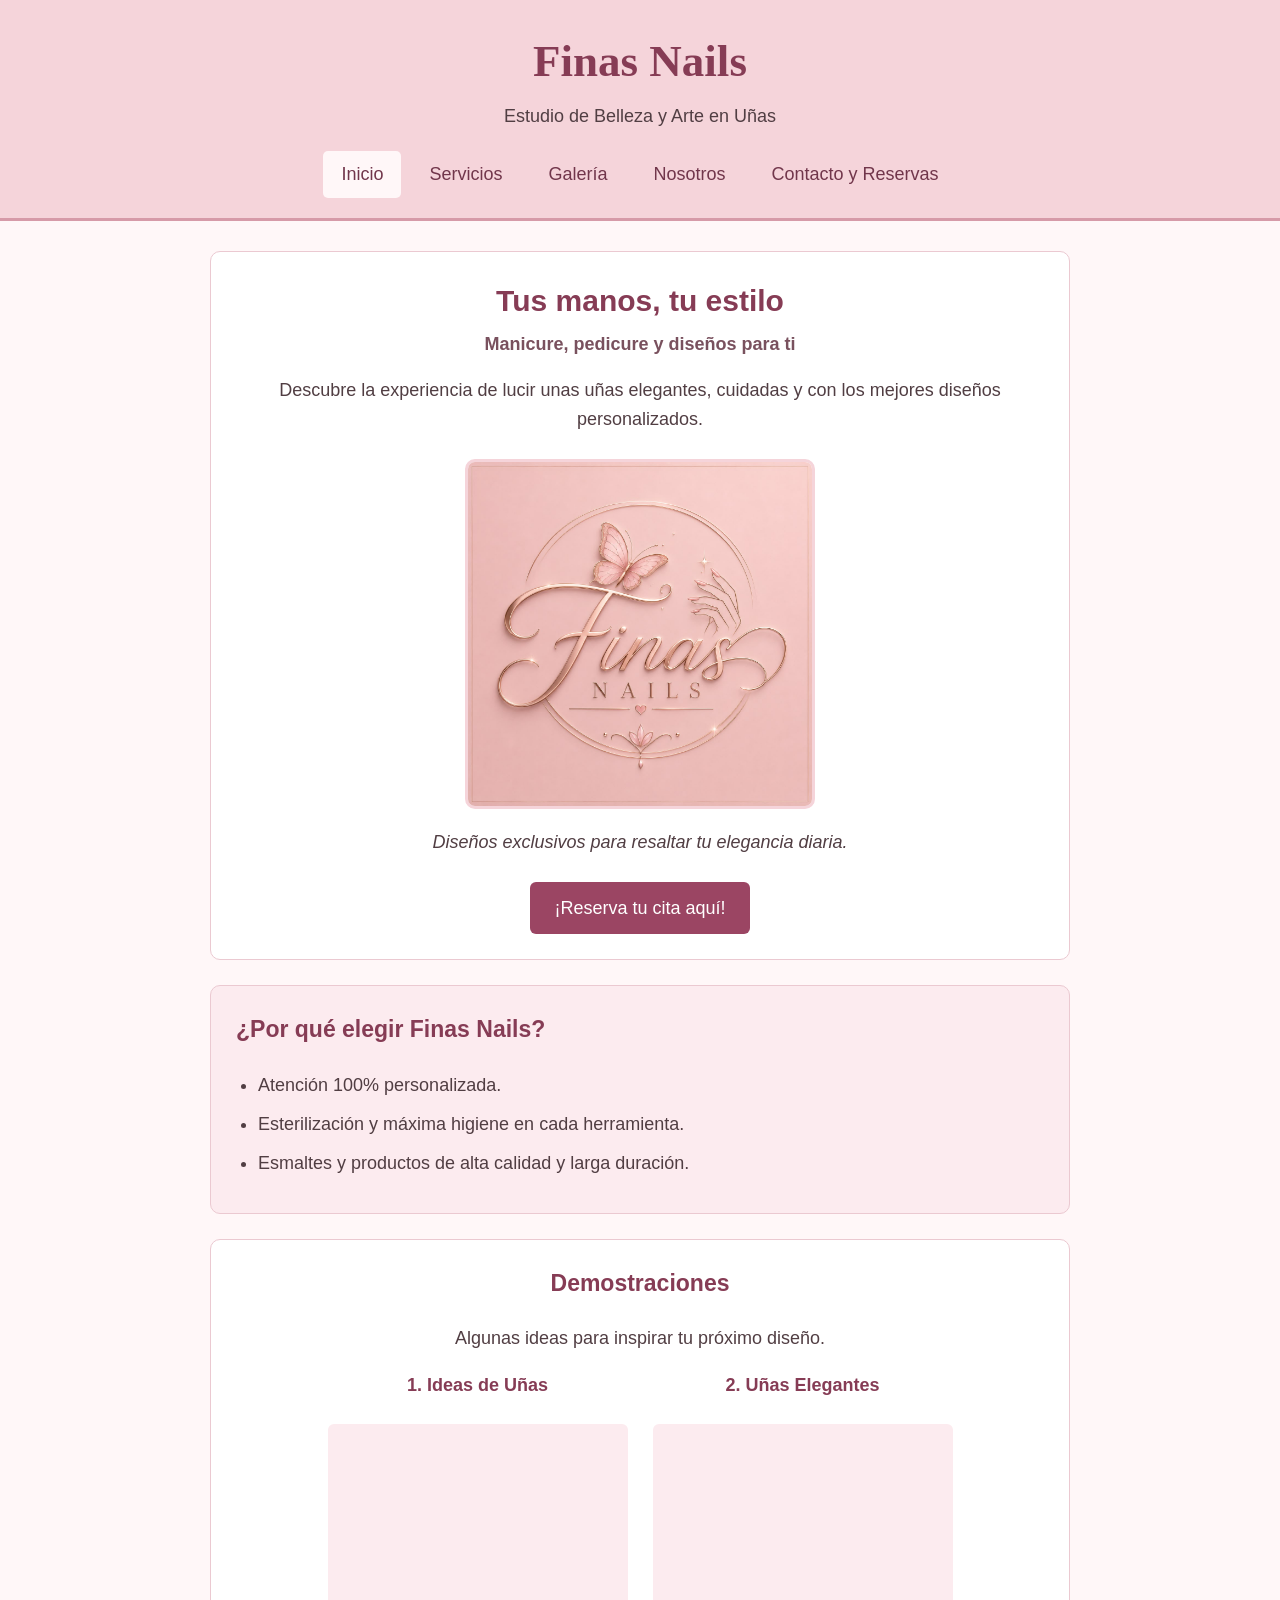
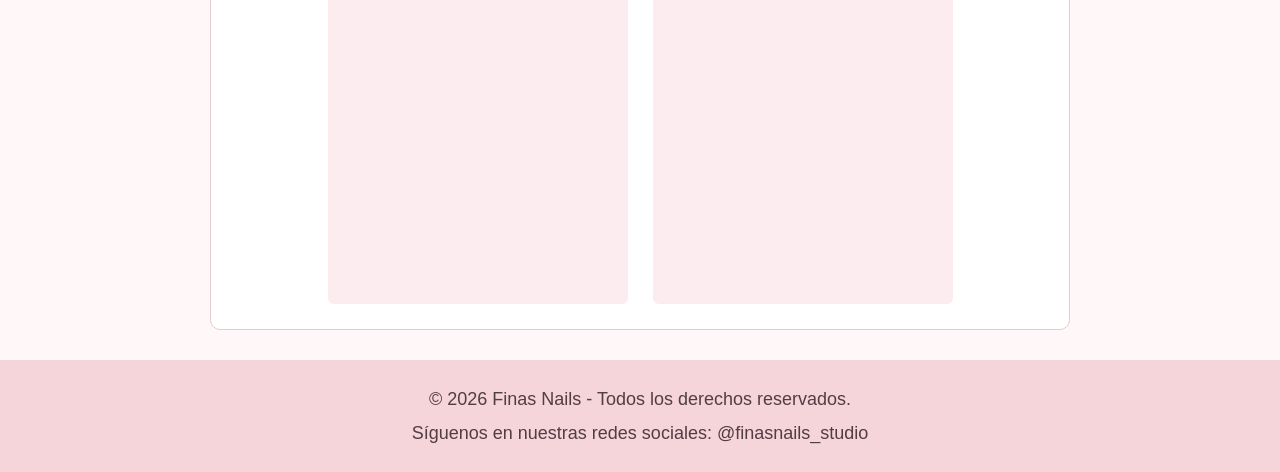
<file: index.html>
<!DOCTYPE html>
<html lang="es">
<head>
    <meta charset="UTF-8">
    <meta name="viewport" content="width=device-width, initial-scale=1.0">
    <title>Finas Nails - Estudio de Belleza</title>
    <!-- Variables compartidas, estilos de Inicio y encabezado común. -->
    <link rel="stylesheet" href="css/variables.css?v=4">
    <link rel="stylesheet" href="css/estilos.css?v=4">
    <link rel="stylesheet" href="css/cabecera.css?v=4">
    <script src="js/menu.js?v=4" defer></script>
</head>
<body>

    <!-- ENCABEZADO Y MENÚ DE NAVEGACIÓN -->
    <header>
        <h1>Finas Nails</h1>
        <p>Estudio de Belleza y Arte en Uñas</p>

        <!-- Navegación entre páginas del sitio web -->
        <button type="button" class="menu-boton" aria-controls="menu-principal" aria-expanded="false" hidden>
            <span aria-hidden="true" class="menu-icono"></span>
            Menú
        </button>
        <nav id="menu-principal" aria-label="Principal">
            <ul>
                <li><a href="index.html" class="activo" aria-current="page">Inicio</a></li>
                <li><a href="pages/servicios.html">Servicios</a></li>
                <li><a href="pages/galeria.html">Galería</a></li>
                <li><a href="pages/nosotros.html">Nosotros</a></li>
                <li><a href="pages/contacto.html">Contacto y Reservas</a></li>
            </ul>
        </nav>
    </header>

    <!-- SECCIÓN PRINCIPAL DE INICIO -->
    <main>
        <section id="inicio">
            <h2>Tus manos, tu estilo</h2>
            <p class="subtitulo">Manicure, pedicure y diseños para ti</p>
            <p>Descubre la experiencia de lucir unas uñas elegantes, cuidadas y con los mejores diseños personalizados.</p>

            <!-- Logo de Finas Nails desde tu carpeta local -->
            <figure>
                <img src="assets/img/logo.jpg" alt="Logo de Finas Nails Estudio" width="350">
                <figcaption>Diseños exclusivos para resaltar tu elegancia diaria.</figcaption>
            </figure>

            <!-- Un enlace puede verse como un botón usando CSS -->
            <a href="pages/contacto.html" class="boton">¡Reserva tu cita aquí!</a>
        </section>

        <section id="beneficios">
            <h3>¿Por qué elegir Finas Nails?</h3>
            <ul>
                <li>Atención 100% personalizada.</li>
                <li>Esterilización y máxima higiene en cada herramienta.</li>
                <li>Esmaltes y productos de alta calidad y larga duración.</li>
            </ul>
        </section>

        <!-- Los videos de YouTube se insertan directamente con iframe -->
        <section id="videos-demostracion">
            <h3>Demostraciones</h3>
            <p>Algunas ideas para inspirar tu próximo diseño.</p>

            <div class="lista-videos">
                <article>
                    <h4>1. Ideas de Uñas</h4>
                    <iframe src="https://www.youtube.com/embed/0MousjleGKw"
                        title="Ideas de uñas" loading="lazy"
                        referrerpolicy="strict-origin-when-cross-origin"
                        allow="accelerometer; autoplay; clipboard-write; encrypted-media; gyroscope; picture-in-picture; web-share"
                        allowfullscreen></iframe>
                </article>

                <article>
                    <h4>2. Uñas Elegantes</h4>
                    <iframe src="https://www.youtube.com/embed/U3oaVvcLwac"
                        title="Uñas elegantes y sencillas" loading="lazy"
                        referrerpolicy="strict-origin-when-cross-origin"
                        allow="accelerometer; autoplay; clipboard-write; encrypted-media; gyroscope; picture-in-picture; web-share"
                        allowfullscreen></iframe>
                </article>
            </div>
        </section>
    </main>

    <!-- PIE DE PÁGINA -->
    <footer>
        <p>&copy; 2026 Finas Nails - Todos los derechos reservados.</p>
        <p>Síguenos en nuestras redes sociales: @finasnails_studio</p>
    </footer>

</body>
</html>
</file>
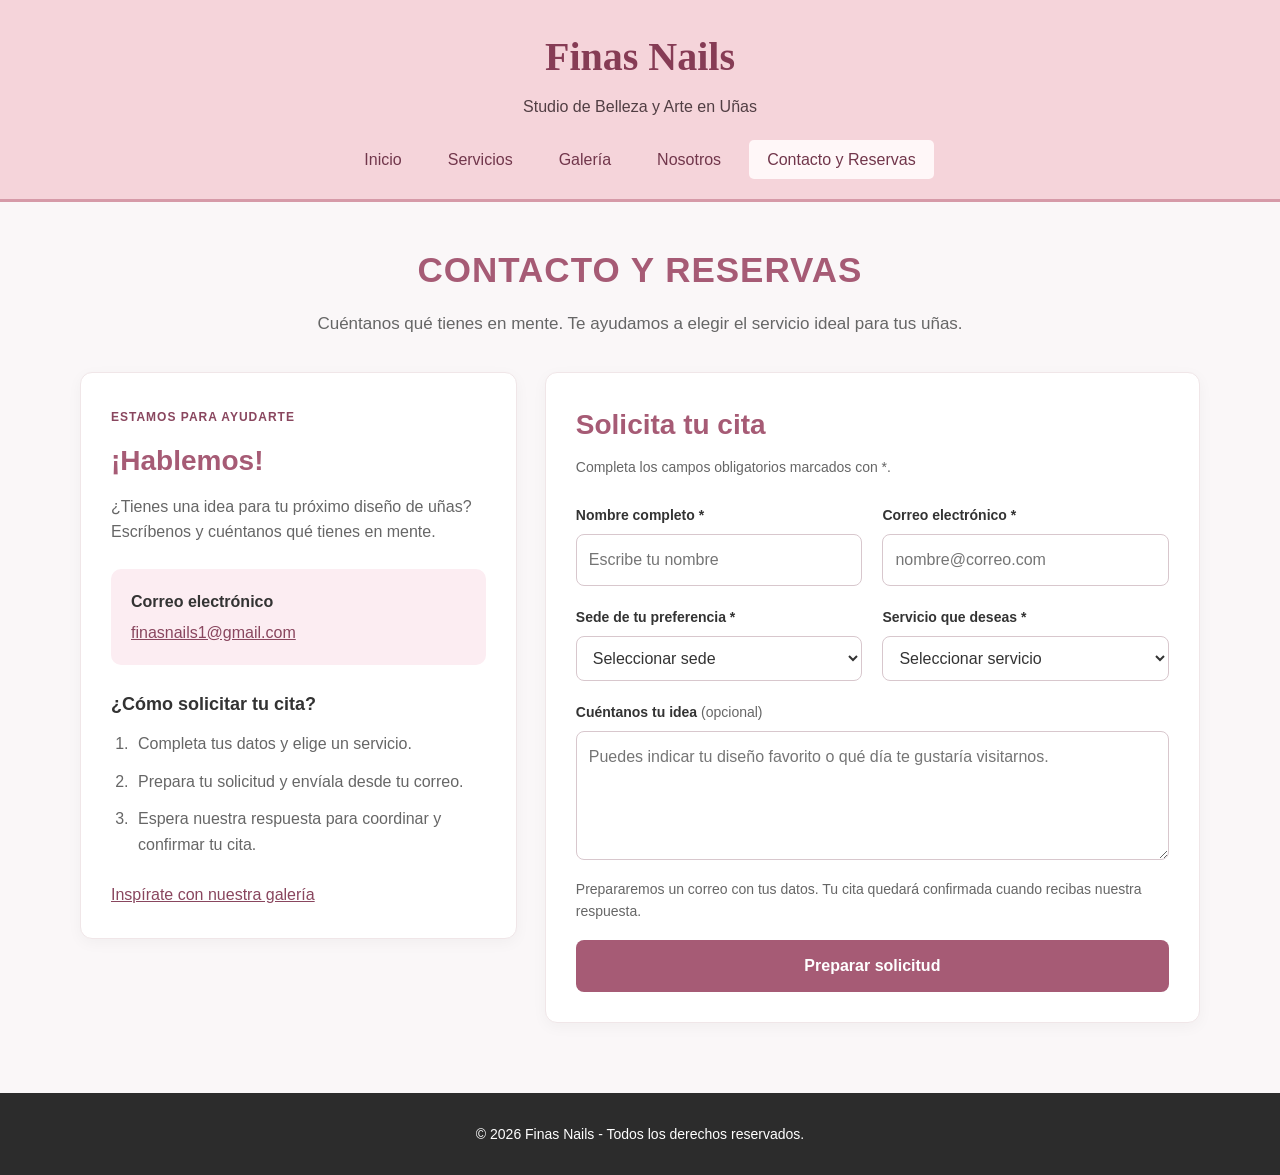
<file: contacto.html>
<!DOCTYPE html>
<html lang="es">
    <head>
        <meta charset="UTF-8">
        <meta name="viewport" content="width=device-width, initial-scale=1.0">
        <title>Finas Nails - Contacto y Reservas</title>
        <link rel="stylesheet" href="contacto.css">
        <link rel="stylesheet" href="cabecera.css?v=2">
        <script src="contacto.js" defer></script>
    </head>
    <body>

        <header>
            <h1>Finas Nails</h1>
            <p>Studio de Belleza y Arte en Uñas</p>
            <nav>
                <ul>
                    <li><a href="index.html">Inicio</a></li>
                    <li><a href="servicios.html">Servicios</a></li>
                    <li><a href="galeria.html">Galería</a></li>
                    <li><a href="nosotros.html">Nosotros</a></li>
                    <li><a href="contacto.html" class="activo" aria-current="page">Contacto y Reservas</a></li>
                </ul>
            </nav>
        </header>

        <main>
            <section class="presentacion">
                <h2>Contacto y Reservas</h2>
                <p>Cuéntanos qué tienes en mente. Te ayudamos a elegir el servicio ideal para tus uñas.</p>
            </section>

            <div class="contenido-contacto">
                <section class="contact-info">
                    <span class="etiqueta">ESTAMOS PARA AYUDARTE</span>
                    <h3>¡Hablemos!</h3>
                    <p>¿Tienes una idea para tu próximo diseño de uñas? Escríbenos y cuéntanos qué tienes en mente.</p>
                    <div class="correo-contacto">
                        <h4>Correo electrónico</h4>
                        <a href="mailto:finasnails1@gmail.com">finasnails1@gmail.com</a>
                    </div>
                    <div class="pasos">
                        <h4>¿Cómo solicitar tu cita?</h4>
                        <ol>
                            <li>Completa tus datos y elige un servicio.</li>
                            <li>Prepara tu solicitud y envíala desde tu correo.</li>
                            <li>Espera nuestra respuesta para coordinar y confirmar tu cita.</li>
                        </ol>
                    </div>
                    <a href="galeria.html" class="enlace-galeria">Inspírate con nuestra galería</a>
                </section>

                <section class="booking-form">
                    <form id="formulario-reserva">
                        <fieldset>
                            <legend>Solicita tu cita</legend>
                            <p class="introduccion-formulario">Completa los campos obligatorios marcados con *.</p>

                            <div class="campos">
                                <div class="campo">
                                    <label for="nombre">Nombre completo *</label>
                                    <input type="text" id="nombre" name="nombre" autocomplete="name" maxlength="100" placeholder="Escribe tu nombre" required>
                                </div>
                                <div class="campo">
                                    <label for="email">Correo electrónico *</label>
                                    <input type="email" id="email" name="email" autocomplete="email" maxlength="150" placeholder="nombre@correo.com" required>
                                </div>
                                <div class="campo">
                                    <label for="sede">Sede de tu preferencia *</label>
                                    <select id="sede" name="sede" required>
                                        <option value="">Seleccionar sede</option>
                                        <option value="Lima">Lima</option>
                                        <option value="Miraflores">Miraflores</option>
                                    </select>
                                </div>
                                <div class="campo">
                                    <label for="servicio">Servicio que deseas *</label>
                                    <select id="servicio" name="servicio" required>
                                        <option value="">Seleccionar servicio</option>
                                        <option value="gelish">Manicure Gelish</option>
                                        <option value="manicure">Manicure Rusa / Tradicional</option>
                                        <option value="acrilicas">Uñas Acrílicas</option>
                                        <option value="pedicure">Pedicure Completo / SPA</option>
                                        <option value="gel">Uñas en Gel / Soft Gel</option>
                                        <option value="nail-art">Nail Art Personalizado</option>
                                        <option value="retiro">Retiro de Uñas</option>
                                    </select>
                                </div>
                            </div>
                            <div class="campo mensaje">
                                <label for="mensaje">Cuéntanos tu idea <span>(opcional)</span></label>
                                <textarea id="mensaje" name="mensaje" rows="4" maxlength="1000" placeholder="Puedes indicar tu diseño favorito o qué día te gustaría visitarnos."></textarea>
                            </div>
                            <p class="nota">Prepararemos un correo con tus datos. Tu cita quedará confirmada cuando recibas nuestra respuesta.</p>
                            <button type="submit">Preparar solicitud</button>
                            <div id="resultado" class="resultado" role="status" hidden>
                                <p>Tu solicitud está lista. Abre tu aplicación de correo, revisa los datos y envíala para que podamos coordinar tu cita.</p>
                                <a id="enlace-correo" class="boton-correo">Abrir mi correo para enviar</a>
                            </div>
                            <noscript><p>Para solicitar tu cita, escríbenos a <a href="mailto:finasnails1@gmail.com">finasnails1@gmail.com</a> e indica tu nombre, sede y servicio.</p></noscript>
                        </fieldset>
                    </form>
                </section>
            </div>
        </main>

        <footer>
            <p>&copy; 2026 Finas Nails - Todos los derechos reservados.</p>
        </footer>

    </body>
</html>
</file>
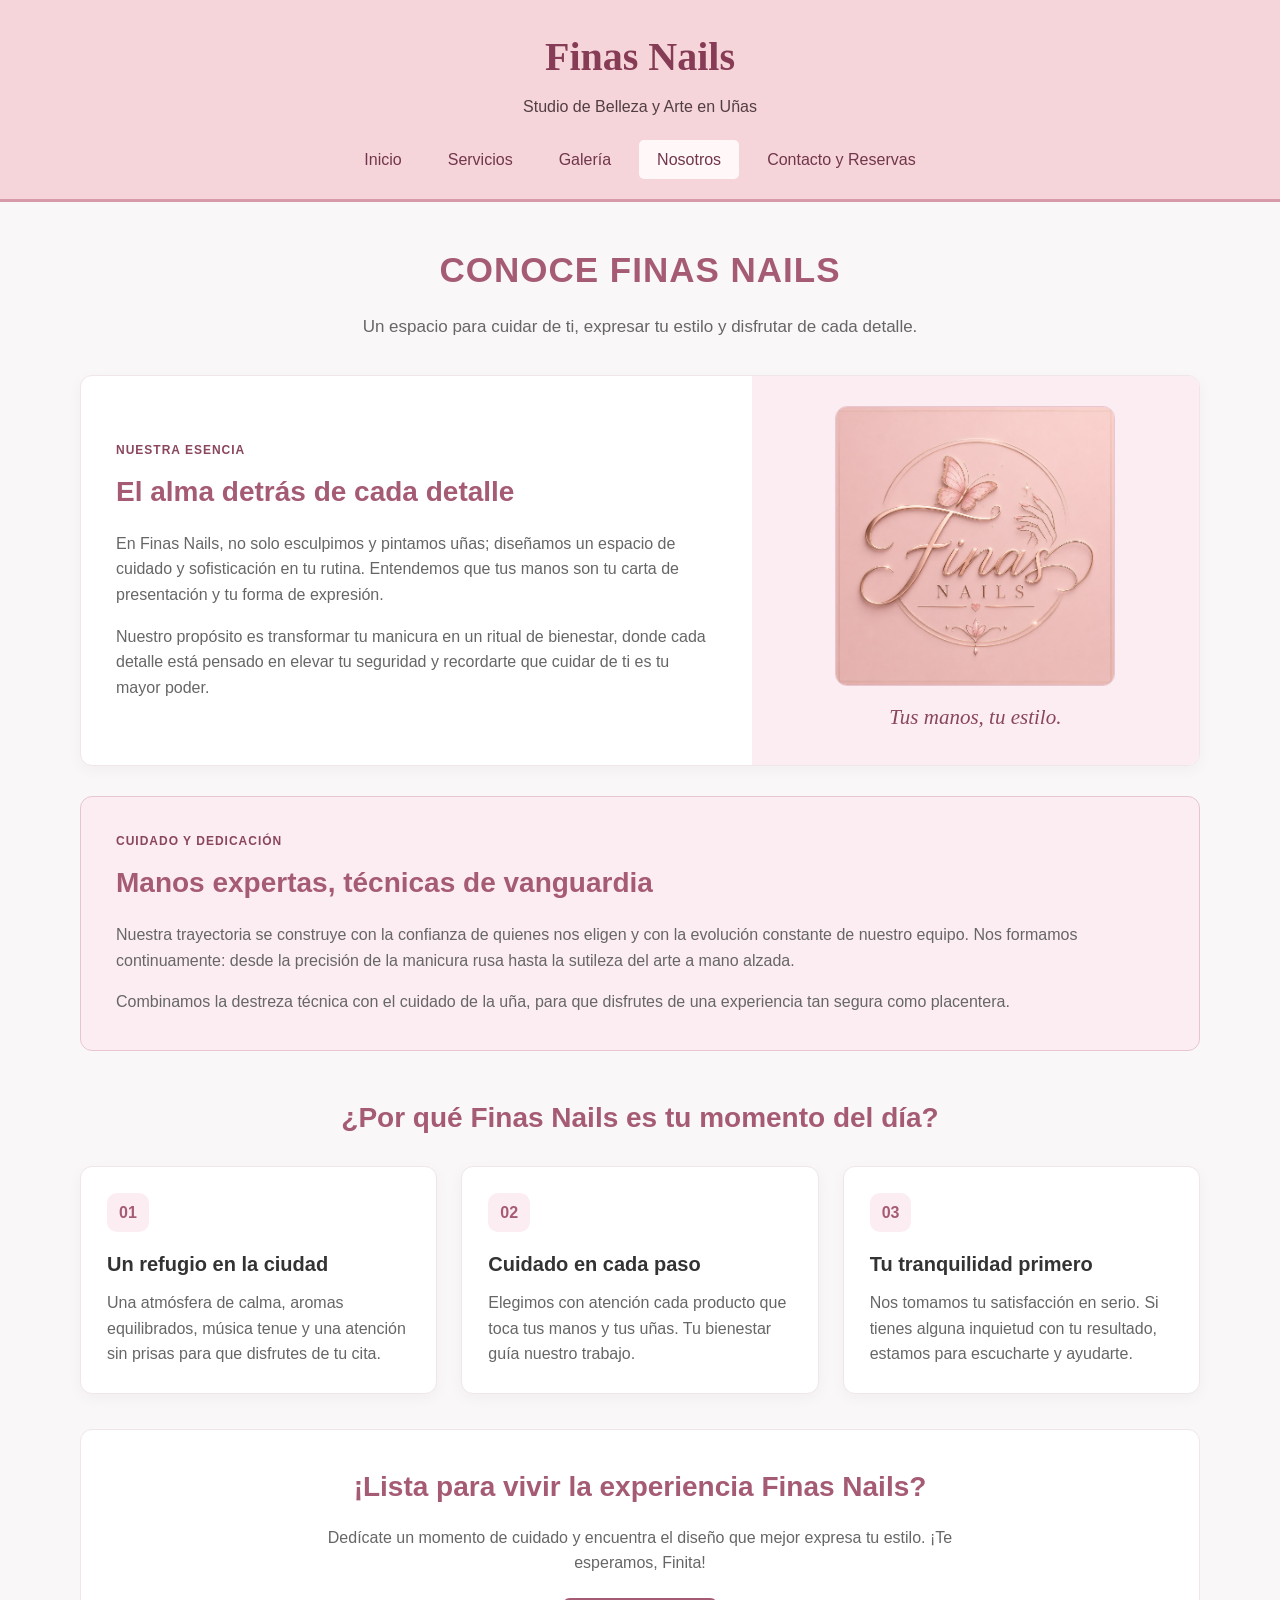
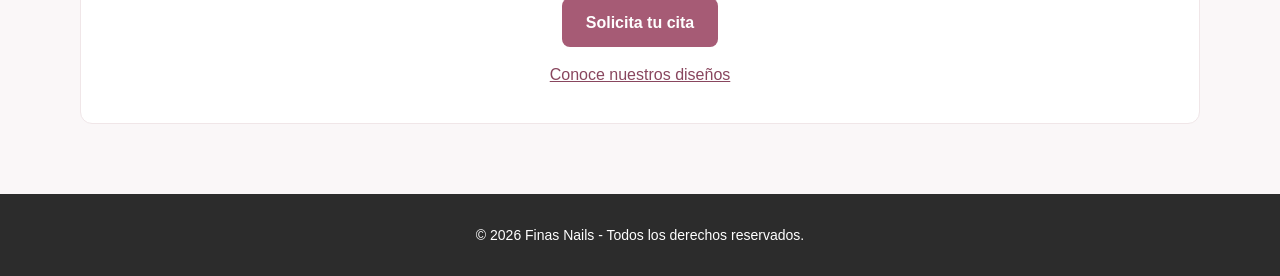
<file: nosotros.html>
<!DOCTYPE html>
<html lang="es">
<head>
    <meta charset="UTF-8">
    <meta name="viewport" content="width=device-width, initial-scale=1.0">
    <title>Finas Nails - Nosotros</title>
    <link rel="stylesheet" href="nosotros.css">
    <link rel="stylesheet" href="cabecera.css?v=2">
</head>
<body>

    <header>
        <h1>Finas Nails</h1>
        <p>Studio de Belleza y Arte en Uñas</p>
        <nav>
            <ul>
                <li><a href="index.html">Inicio</a></li>
                <li><a href="servicios.html">Servicios</a></li>
                <li><a href="galeria.html">Galería</a></li>
                <li><a href="nosotros.html" class="activo" aria-current="page">Nosotros</a></li>
                <li><a href="contacto.html">Contacto y Reservas</a></li>
            </ul>
        </nav>
    </header>

    <main>
        <section class="presentacion">
            <h2>Conoce Finas Nails</h2>
            <p>Un espacio para cuidar de ti, expresar tu estilo y disfrutar de cada detalle.</p>
        </section>

        <section class="historia">
            <div class="texto-historia">
                <span class="etiqueta">NUESTRA ESENCIA</span>
                <h2>El alma detrás de cada detalle</h2>
                <p>En Finas Nails, no solo esculpimos y pintamos uñas; diseñamos un espacio de cuidado y sofisticación en tu rutina. Entendemos que tus manos son tu carta de presentación y tu forma de expresión.</p>
                <p>Nuestro propósito es transformar tu manicura en un ritual de bienestar, donde cada detalle está pensado en elevar tu seguridad y recordarte que cuidar de ti es tu mayor poder.</p>
            </div>
            <figure class="logo-salon">
                <img src="logo.jpg" alt="Logo de Finas Nails Studio" width="280" height="280">
                <figcaption>Tus manos, tu estilo.</figcaption>
            </figure>
        </section>

        <section class="equipo">
            <span class="etiqueta">CUIDADO Y DEDICACIÓN</span>
            <h2>Manos expertas, técnicas de vanguardia</h2>
            <p>Nuestra trayectoria se construye con la confianza de quienes nos eligen y con la evolución constante de nuestro equipo. Nos formamos continuamente: desde la precisión de la manicura rusa hasta la sutileza del arte a mano alzada.</p>
            <p>Combinamos la destreza técnica con el cuidado de la uña, para que disfrutes de una experiencia tan segura como placentera.</p>
        </section>

        <!-- Tres tarjetas con los valores del salón. -->
        <section class="valores">
            <h2>¿Por qué Finas Nails es tu momento del día?</h2>
            <div class="lista-valores">
                <article class="tarjeta-valor">
                    <span class="numero" aria-hidden="true">01</span>
                    <h3>Un refugio en la ciudad</h3>
                    <p>Una atmósfera de calma, aromas equilibrados, música tenue y una atención sin prisas para que disfrutes de tu cita.</p>
                </article>
                <article class="tarjeta-valor">
                    <span class="numero" aria-hidden="true">02</span>
                    <h3>Cuidado en cada paso</h3>
                    <p>Elegimos con atención cada producto que toca tus manos y tus uñas. Tu bienestar guía nuestro trabajo.</p>
                </article>
                <article class="tarjeta-valor">
                    <span class="numero" aria-hidden="true">03</span>
                    <h3>Tu tranquilidad primero</h3>
                    <p>Nos tomamos tu satisfacción en serio. Si tienes alguna inquietud con tu resultado, estamos para escucharte y ayudarte.</p>
                </article>
            </div>
        </section>

        <section class="invitacion">
            <h2>¡Lista para vivir la experiencia Finas Nails?</h2>
            <p>Dedícate un momento de cuidado y encuentra el diseño que mejor expresa tu estilo. ¡Te esperamos, Finita!</p>
            <a href="contacto.html" class="boton">Solicita tu cita</a>
            <a href="galeria.html" class="enlace-galeria">Conoce nuestros diseños</a>
        </section>
    </main>

    <footer>
        <p>&copy; 2026 Finas Nails - Todos los derechos reservados.</p>
    </footer>

</body>
</html>
</file>
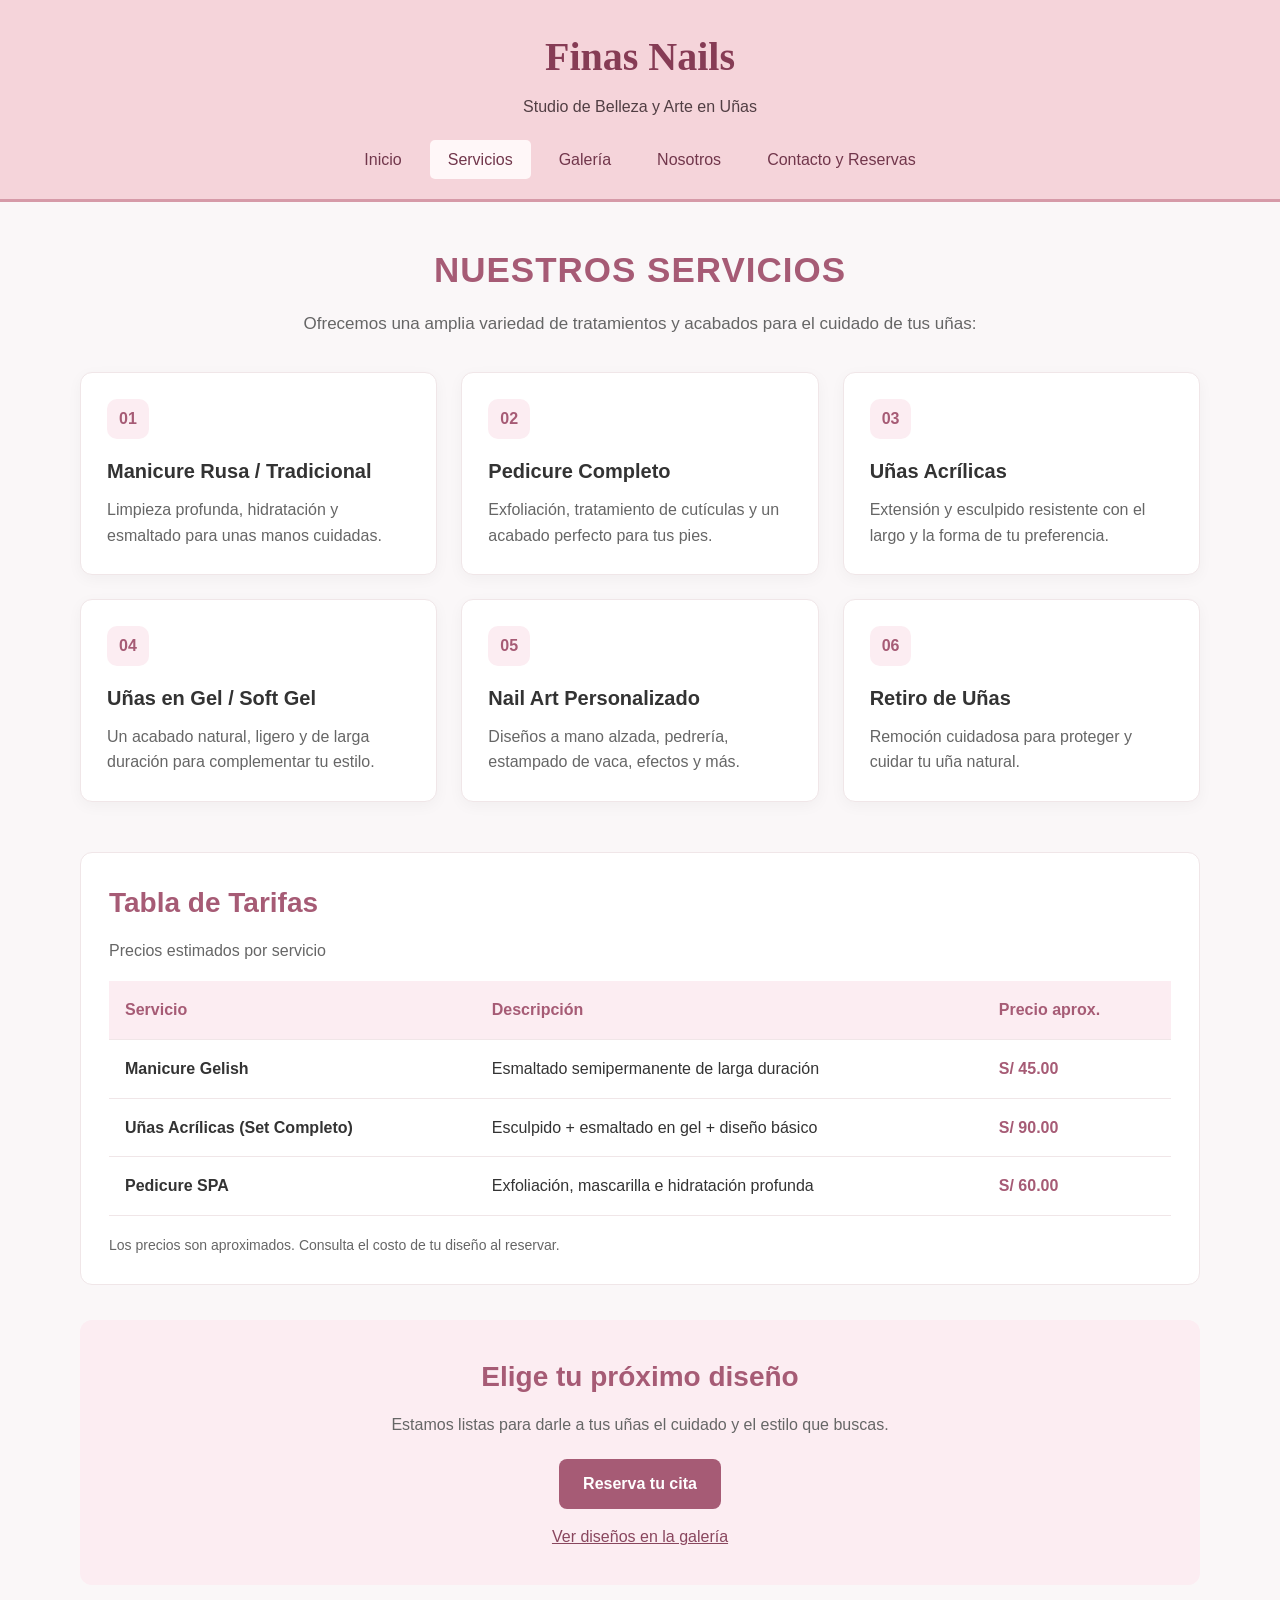
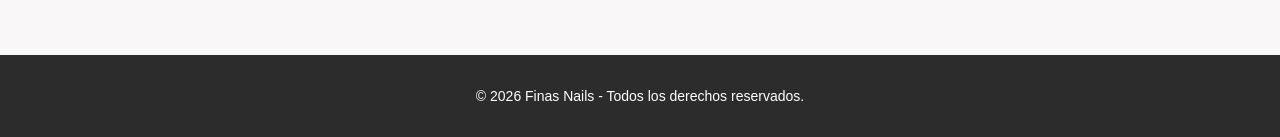
<file: servicios.html>
<!DOCTYPE html>
<html lang="es">
<head>
    <meta charset="UTF-8">
    <meta name="viewport" content="width=device-width, initial-scale=1.0">
    <title>Finas Nails - Servicios</title>
    <link rel="stylesheet" href="servicios.css">
    <link rel="stylesheet" href="cabecera.css?v=2">
</head>
<body>

    <header>
        <h1>Finas Nails</h1>
        <p>Studio de Belleza y Arte en Uñas</p>
        <nav>
            <ul>
                <li><a href="index.html">Inicio</a></li>
                <li><a href="servicios.html" class="activo" aria-current="page">Servicios</a></li>
                <li><a href="galeria.html">Galería</a></li>
                <li><a href="nosotros.html">Nosotros</a></li>
                <li><a href="contacto.html">Contacto y Reservas</a></li>
            </ul>
        </nav>
    </header>

    <main>
        <section id="servicios">
            <h2>Nuestros Servicios</h2>
            <p>Ofrecemos una amplia variedad de tratamientos y acabados para el cuidado de tus uñas:</p>

            <!-- Cada tarjeta presenta un servicio del salón. -->
            <div class="lista-servicios">
                <article class="tarjeta">
                    <span class="numero" aria-hidden="true">01</span>
                    <h3>Manicure Rusa / Tradicional</h3>
                    <p>Limpieza profunda, hidratación y esmaltado para unas manos cuidadas.</p>
                </article>
                <article class="tarjeta">
                    <span class="numero" aria-hidden="true">02</span>
                    <h3>Pedicure Completo</h3>
                    <p>Exfoliación, tratamiento de cutículas y un acabado perfecto para tus pies.</p>
                </article>
                <article class="tarjeta">
                    <span class="numero" aria-hidden="true">03</span>
                    <h3>Uñas Acrílicas</h3>
                    <p>Extensión y esculpido resistente con el largo y la forma de tu preferencia.</p>
                </article>
                <article class="tarjeta">
                    <span class="numero" aria-hidden="true">04</span>
                    <h3>Uñas en Gel / Soft Gel</h3>
                    <p>Un acabado natural, ligero y de larga duración para complementar tu estilo.</p>
                </article>
                <article class="tarjeta">
                    <span class="numero" aria-hidden="true">05</span>
                    <h3>Nail Art Personalizado</h3>
                    <p>Diseños a mano alzada, pedrería, estampado de vaca, efectos y más.</p>
                </article>
                <article class="tarjeta">
                    <span class="numero" aria-hidden="true">06</span>
                    <h3>Retiro de Uñas</h3>
                    <p>Remoción cuidadosa para proteger y cuidar tu uña natural.</p>
                </article>
            </div>
        </section>

        <section id="tarifas">
            <h2>Tabla de Tarifas</h2>
            <!-- En pantallas pequeñas, la tabla se puede deslizar a los lados. -->
            <div class="tabla-contenedor" tabindex="0" role="region" aria-label="Tarifas de servicios">
            <table>
                <caption>Precios estimados por servicio</caption>
                <thead>
                    <tr>
                        <th scope="col">Servicio</th>
                        <th scope="col">Descripción</th>
                        <th scope="col">Precio aprox.</th>
                    </tr>
                </thead>
                <tbody>
                    <tr>
                        <td><strong>Manicure Gelish</strong></td>
                        <td>Esmaltado semipermanente de larga duración</td>
                        <td>S/ 45.00</td>
                    </tr>
                    <tr>
                        <td><strong>Uñas Acrílicas (Set Completo)</strong></td>
                        <td>Esculpido + esmaltado en gel + diseño básico</td>
                        <td>S/ 90.00</td>
                    </tr>
                    <tr>
                        <td><strong>Pedicure SPA</strong></td>
                        <td>Exfoliación, mascarilla e hidratación profunda</td>
                        <td>S/ 60.00</td>
                    </tr>
                </tbody>
            </table>
            </div>
            <p class="nota">Los precios son aproximados. Consulta el costo de tu diseño al reservar.</p>
        </section>

        <section id="reserva">
            <h2>Elige tu próximo diseño</h2>
            <p>Estamos listas para darle a tus uñas el cuidado y el estilo que buscas.</p>
            <a href="contacto.html" class="boton">Reserva tu cita</a>
            <a href="galeria.html" class="enlace-galeria">Ver diseños en la galería</a>
        </section>
    </main>


    <footer>
        <p>&copy; 2026 Finas Nails - Todos los derechos reservados.</p>
    </footer>

</body>
</html>
</file>
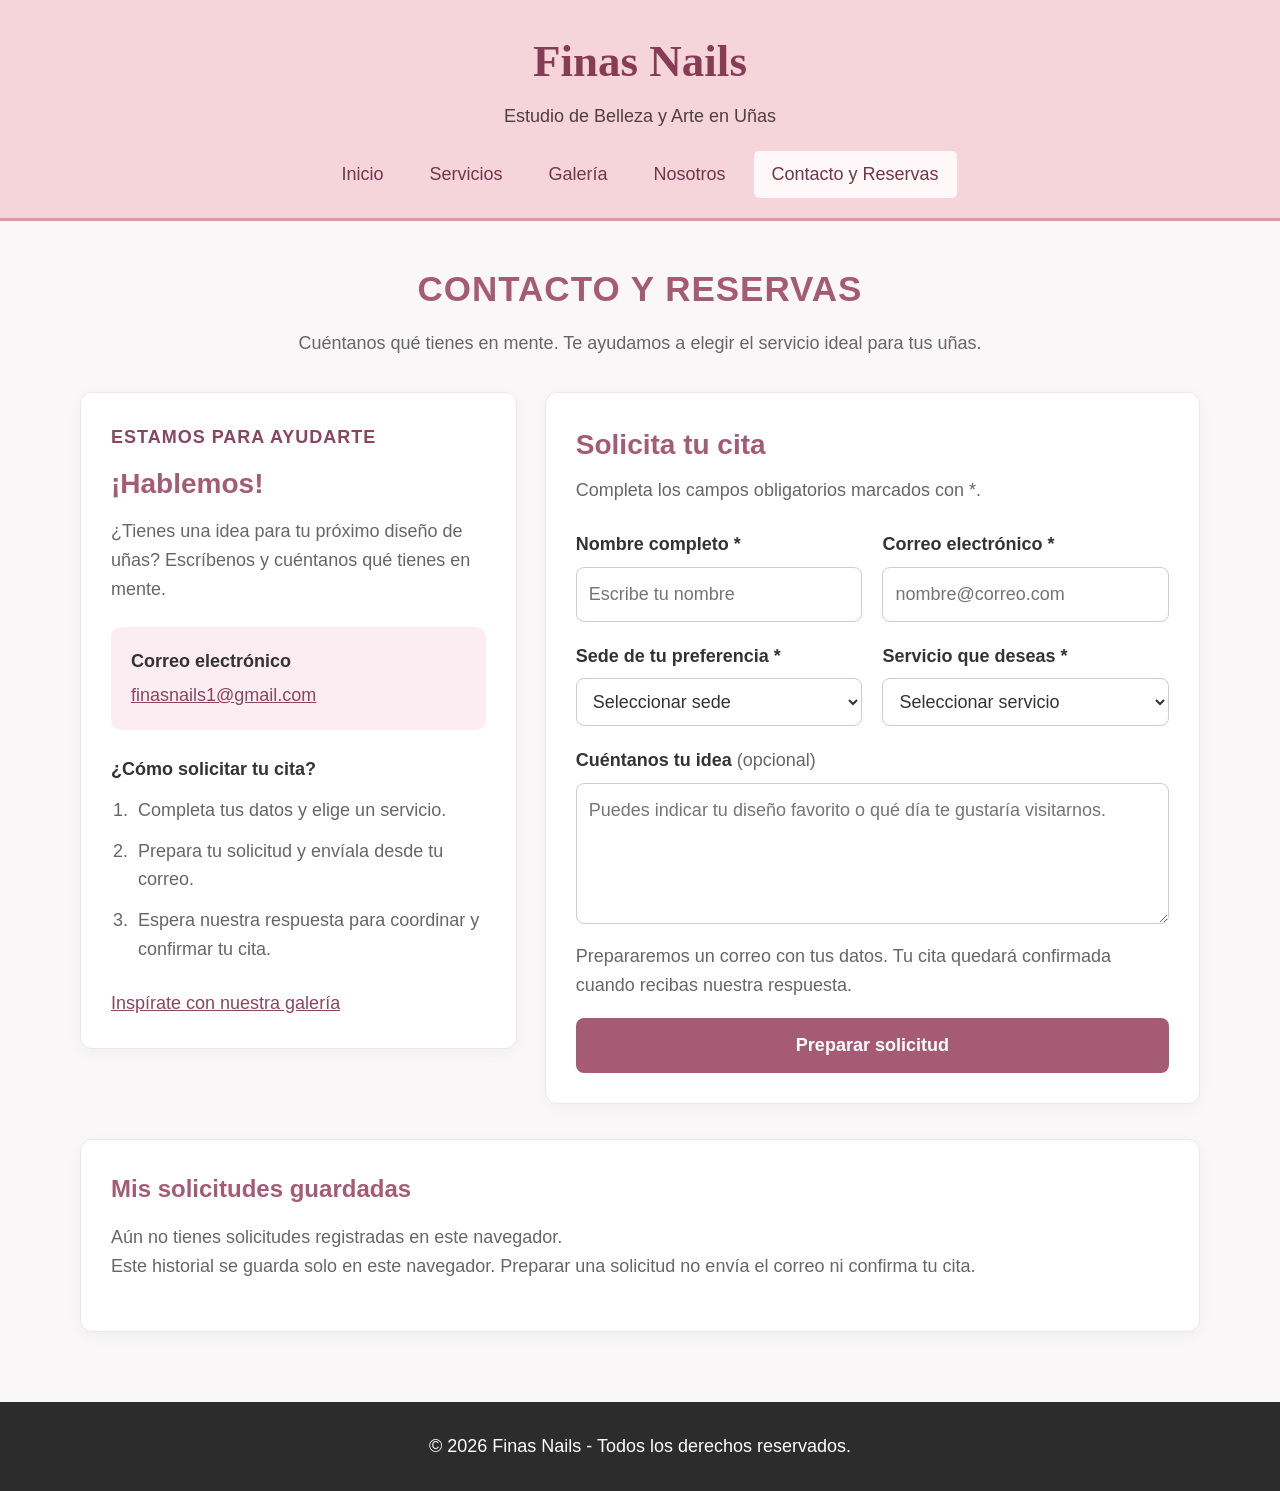
<file: pages/contacto.html>
<!DOCTYPE html>
<html lang="es">
    <head>
        <meta charset="UTF-8">
        <meta name="viewport" content="width=device-width, initial-scale=1.0">
        <title>Finas Nails - Contacto y Reservas</title>
        <link rel="stylesheet" href="../css/variables.css?v=4">
        <link rel="stylesheet" href="../css/contacto.css?v=4">
        <link rel="stylesheet" href="../css/cabecera.css?v=4">
        <script src="../js/menu.js?v=4" defer></script>
        <script src="../js/contacto.js?v=4" defer></script>
    </head>
    <body>

        <header>
            <h1>Finas Nails</h1>
            <p>Estudio de Belleza y Arte en Uñas</p>
            <button type="button" class="menu-boton" aria-controls="menu-principal" aria-expanded="false" hidden>
                <span aria-hidden="true" class="menu-icono"></span>
                Menú
            </button>
            <nav id="menu-principal" aria-label="Principal">
                <ul>
                    <li><a href="../index.html">Inicio</a></li>
                    <li><a href="servicios.html">Servicios</a></li>
                    <li><a href="galeria.html">Galería</a></li>
                    <li><a href="nosotros.html">Nosotros</a></li>
                    <li><a href="contacto.html" class="activo" aria-current="page">Contacto y Reservas</a></li>
                </ul>
            </nav>
        </header>

        <main>
            <section class="presentacion">
                <h2>Contacto y Reservas</h2>
                <p>Cuéntanos qué tienes en mente. Te ayudamos a elegir el servicio ideal para tus uñas.</p>
            </section>

            <div class="contenido-contacto">
                <section class="contact-info">
                    <span class="etiqueta">ESTAMOS PARA AYUDARTE</span>
                    <h3>¡Hablemos!</h3>
                    <p>¿Tienes una idea para tu próximo diseño de uñas? Escríbenos y cuéntanos qué tienes en mente.</p>
                    <div class="correo-contacto">
                        <h4>Correo electrónico</h4>
                        <a href="mailto:finasnails1@gmail.com">finasnails1@gmail.com</a>
                    </div>
                    <div class="pasos">
                        <h4>¿Cómo solicitar tu cita?</h4>
                        <ol>
                            <li>Completa tus datos y elige un servicio.</li>
                            <li>Prepara tu solicitud y envíala desde tu correo.</li>
                            <li>Espera nuestra respuesta para coordinar y confirmar tu cita.</li>
                        </ol>
                    </div>
                    <a href="galeria.html" class="enlace-galeria">Inspírate con nuestra galería</a>
                </section>

                <section class="booking-form">
                    <form id="formulario-reserva">
                        <fieldset>
                            <legend>Solicita tu cita</legend>
                            <p class="introduccion-formulario">Completa los campos obligatorios marcados con *.</p>

                            <div class="campos">
                                <div class="campo">
                                    <label for="nombre">Nombre completo *</label>
                                    <input type="text" id="nombre" name="nombre" autocomplete="name" maxlength="100" placeholder="Escribe tu nombre" required>
                                </div>
                                <div class="campo">
                                    <label for="email">Correo electrónico *</label>
                                    <input type="email" id="email" name="email" autocomplete="email" maxlength="150" placeholder="nombre@correo.com" required>
                                </div>
                                <div class="campo">
                                    <label for="sede">Sede de tu preferencia *</label>
                                    <select id="sede" name="sede" required>
                                        <option value="">Seleccionar sede</option>
                                        <option value="Lima">Lima</option>
                                        <option value="Miraflores">Miraflores</option>
                                    </select>
                                </div>
                                <div class="campo">
                                    <label for="servicio">Servicio que deseas *</label>
                                    <select id="servicio" name="servicio" required>
                                        <option value="">Seleccionar servicio</option>
                                        <option value="gelish">Manicure Gelish</option>
                                        <option value="manicure">Manicure Rusa / Tradicional</option>
                                        <option value="acrilicas">Uñas Acrílicas</option>
                                        <option value="pedicure">Pedicure Completo / SPA</option>
                                        <option value="gel">Uñas en Gel / Soft Gel</option>
                                        <option value="nail-art">Nail Art Personalizado</option>
                                        <option value="retiro">Retiro de Uñas</option>
                                    </select>
                                </div>
                            </div>
                            <div class="campo mensaje">
                                <label for="mensaje">Cuéntanos tu idea <span>(opcional)</span></label>
                                <textarea id="mensaje" name="mensaje" rows="4" maxlength="1000" placeholder="Puedes indicar tu diseño favorito o qué día te gustaría visitarnos."></textarea>
                            </div>
                            <p class="nota">Prepararemos un correo con tus datos. Tu cita quedará confirmada cuando recibas nuestra respuesta.</p>
                            <button type="submit">Preparar solicitud</button>
                            <div id="resultado" class="resultado" role="status" hidden>
                                <p>Tu solicitud está lista. Abre tu aplicación de correo, revisa los datos y envíala para que podamos coordinar tu cita.</p>
                                <a id="enlace-correo" class="boton-correo">Abrir mi correo para enviar</a>
                            </div>
                            <noscript><p>Para solicitar tu cita, escríbenos a <a href="mailto:finasnails1@gmail.com">finasnails1@gmail.com</a> e indica tu nombre, sede y servicio.</p></noscript>
                        </fieldset>
                    </form>
                </section>
            </div>

            <!-- NUEVA SECCIÓN PARA MOSTRAR LAS CITAS GUARDADAS CON LOCALSTORAGE -->
            <section class="historial-citas" aria-labelledby="titulo-historial">
                <div class="historial-cabecera">
                    <h2 id="titulo-historial">Mis solicitudes guardadas</h2>
                    <button type="button" id="btn-limpiar-historial" class="btn-secundario" hidden>
                        Limpiar historial
                    </button>
                </div>
                <p id="mensaje-vacio" class="texto-ayuda">
                    Aún no tienes solicitudes registradas en este navegador.
                </p>
                <p class="texto-ayuda">Este historial se guarda solo en este navegador. Preparar una solicitud no envía el correo ni confirma tu cita.</p>
                <p id="aviso-almacenamiento" class="texto-ayuda" role="status" hidden></p>
                <div id="lista-solicitudes" class="grid-solicitudes"></div>
            </section>
        </main>

        <footer>
            <p>&copy; 2026 Finas Nails - Todos los derechos reservados.</p>
        </footer>

    </body>
</html>
</file>
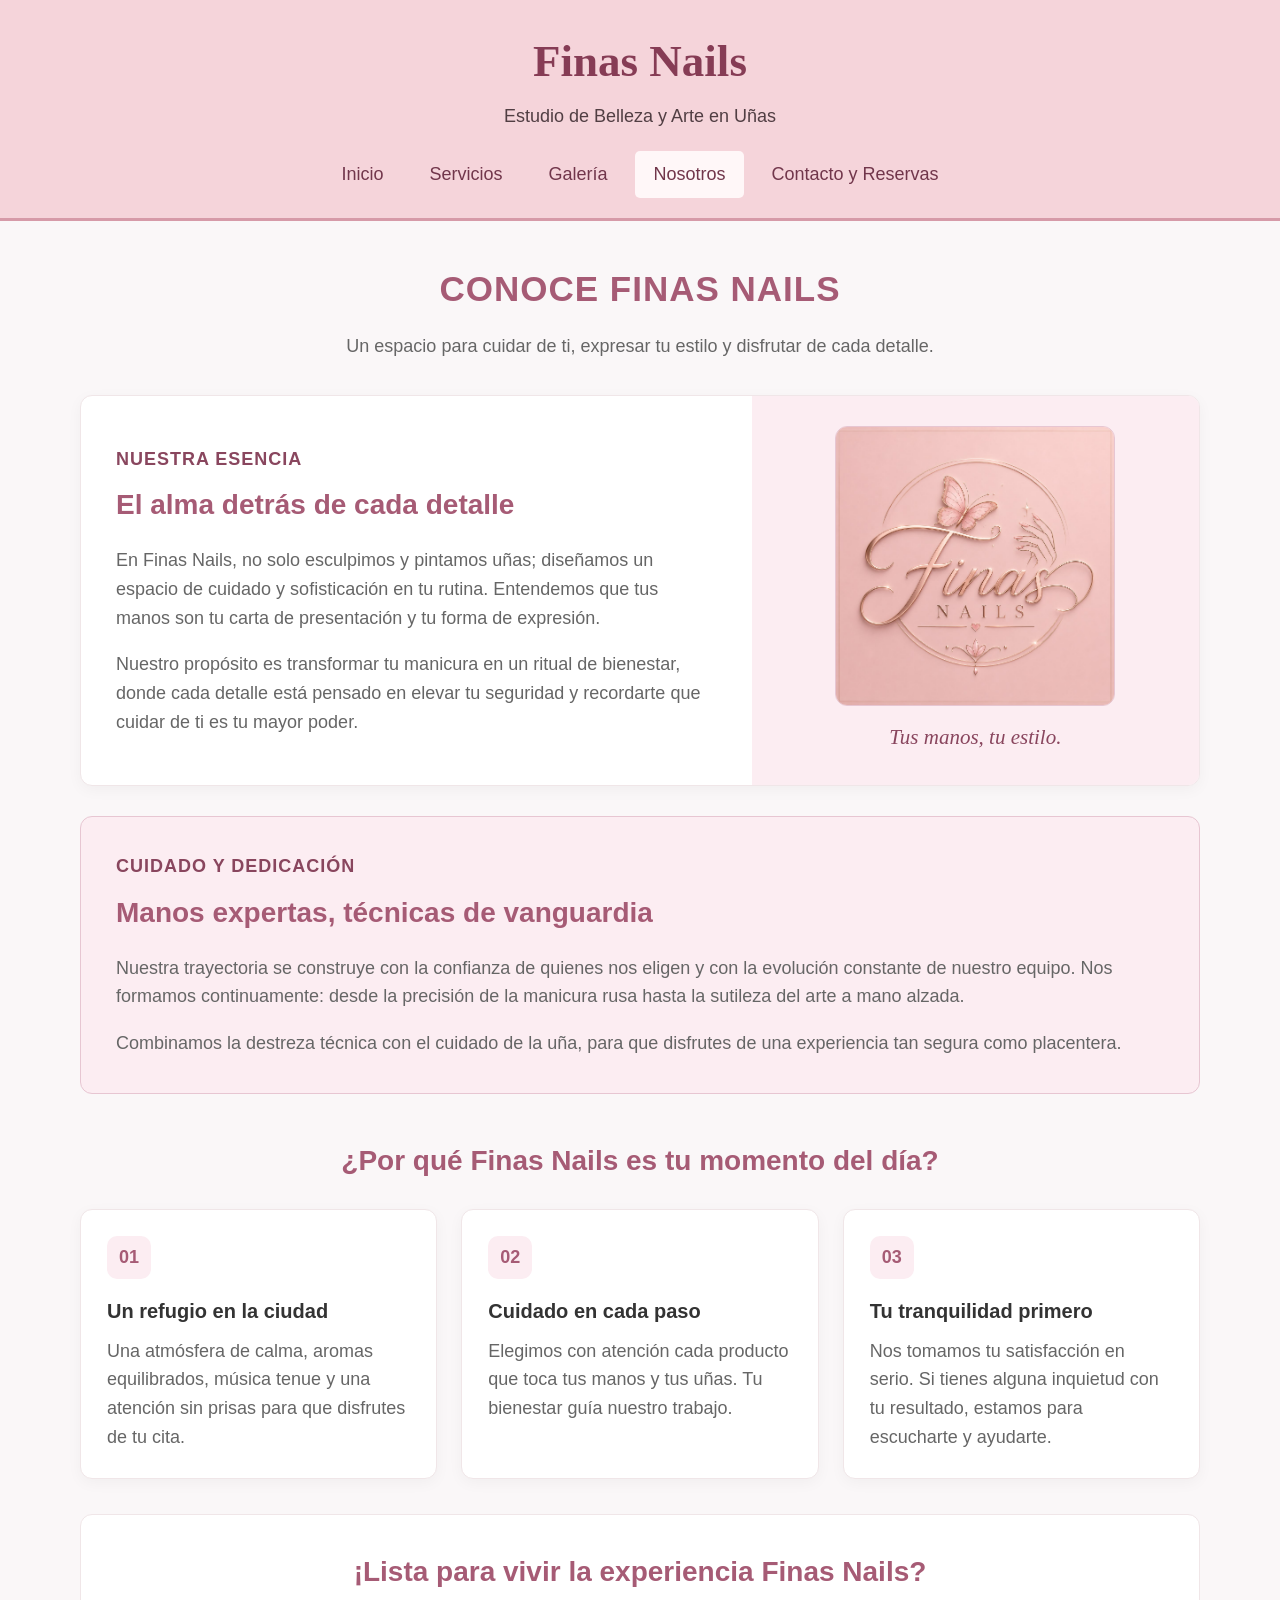
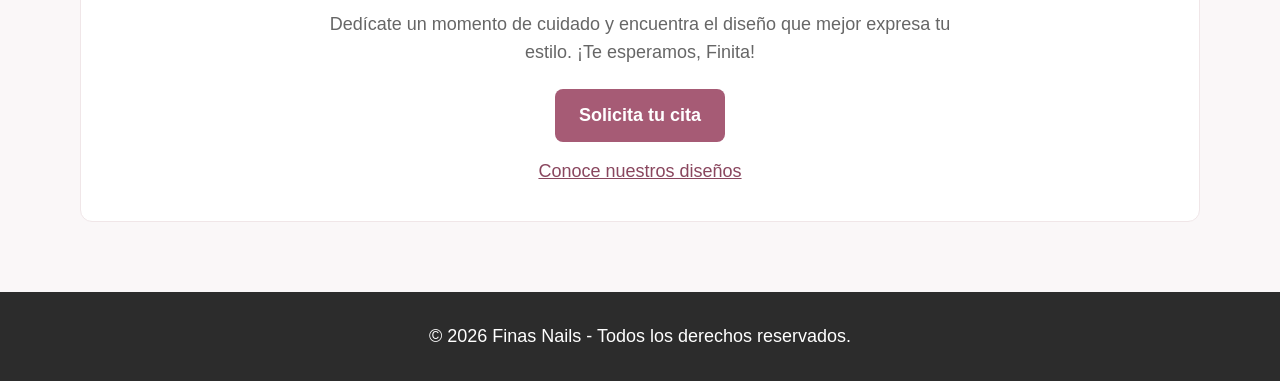
<file: pages/nosotros.html>
<!DOCTYPE html>
<html lang="es">
<head>
    <meta charset="UTF-8">
    <meta name="viewport" content="width=device-width, initial-scale=1.0">
    <title>Finas Nails - Nosotros</title>
    <link rel="stylesheet" href="../css/variables.css?v=4">
    <link rel="stylesheet" href="../css/nosotros.css?v=4">
    <link rel="stylesheet" href="../css/cabecera.css?v=4">
    <script src="../js/menu.js?v=4" defer></script>
</head>
<body>

    <header>
        <h1>Finas Nails</h1>
        <p>Estudio de Belleza y Arte en Uñas</p>
        <button type="button" class="menu-boton" aria-controls="menu-principal" aria-expanded="false" hidden>
            <span aria-hidden="true" class="menu-icono"></span>
            Menú
        </button>
        <nav id="menu-principal" aria-label="Principal">
            <ul>
                <li><a href="../index.html">Inicio</a></li>
                <li><a href="servicios.html">Servicios</a></li>
                <li><a href="galeria.html">Galería</a></li>
                <li><a href="nosotros.html" class="activo" aria-current="page">Nosotros</a></li>
                <li><a href="contacto.html">Contacto y Reservas</a></li>
            </ul>
        </nav>
    </header>

    <main>
        <section class="presentacion">
            <h2>Conoce Finas Nails</h2>
            <p>Un espacio para cuidar de ti, expresar tu estilo y disfrutar de cada detalle.</p>
        </section>

        <section class="historia">
            <div class="texto-historia">
                <span class="etiqueta">NUESTRA ESENCIA</span>
                <h2>El alma detrás de cada detalle</h2>
                <p>En Finas Nails, no solo esculpimos y pintamos uñas; diseñamos un espacio de cuidado y sofisticación en tu rutina. Entendemos que tus manos son tu carta de presentación y tu forma de expresión.</p>
                <p>Nuestro propósito es transformar tu manicura en un ritual de bienestar, donde cada detalle está pensado en elevar tu seguridad y recordarte que cuidar de ti es tu mayor poder.</p>
            </div>
            <figure class="logo-salon">
                <img src="../assets/img/logo.jpg" alt="Logo de Finas Nails Estudio" width="280" height="280">
                <figcaption>Tus manos, tu estilo.</figcaption>
            </figure>
        </section>

        <section class="equipo">
            <span class="etiqueta">CUIDADO Y DEDICACIÓN</span>
            <h2>Manos expertas, técnicas de vanguardia</h2>
            <p>Nuestra trayectoria se construye con la confianza de quienes nos eligen y con la evolución constante de nuestro equipo. Nos formamos continuamente: desde la precisión de la manicura rusa hasta la sutileza del arte a mano alzada.</p>
            <p>Combinamos la destreza técnica con el cuidado de la uña, para que disfrutes de una experiencia tan segura como placentera.</p>
        </section>

        <!-- Tres tarjetas con los valores del salón. -->
        <section class="valores">
            <h2>¿Por qué Finas Nails es tu momento del día?</h2>
            <div class="lista-valores">
                <article class="tarjeta-valor">
                    <span class="numero" aria-hidden="true">01</span>
                    <h3>Un refugio en la ciudad</h3>
                    <p>Una atmósfera de calma, aromas equilibrados, música tenue y una atención sin prisas para que disfrutes de tu cita.</p>
                </article>
                <article class="tarjeta-valor">
                    <span class="numero" aria-hidden="true">02</span>
                    <h3>Cuidado en cada paso</h3>
                    <p>Elegimos con atención cada producto que toca tus manos y tus uñas. Tu bienestar guía nuestro trabajo.</p>
                </article>
                <article class="tarjeta-valor">
                    <span class="numero" aria-hidden="true">03</span>
                    <h3>Tu tranquilidad primero</h3>
                    <p>Nos tomamos tu satisfacción en serio. Si tienes alguna inquietud con tu resultado, estamos para escucharte y ayudarte.</p>
                </article>
            </div>
        </section>

        <section class="invitacion">
            <h2>¡Lista para vivir la experiencia Finas Nails?</h2>
            <p>Dedícate un momento de cuidado y encuentra el diseño que mejor expresa tu estilo. ¡Te esperamos, Finita!</p>
            <a href="contacto.html" class="boton">Solicita tu cita</a>
            <a href="galeria.html" class="enlace-galeria">Conoce nuestros diseños</a>
        </section>
    </main>

    <footer>
        <p>&copy; 2026 Finas Nails - Todos los derechos reservados.</p>
    </footer>

</body>
</html>
</file>
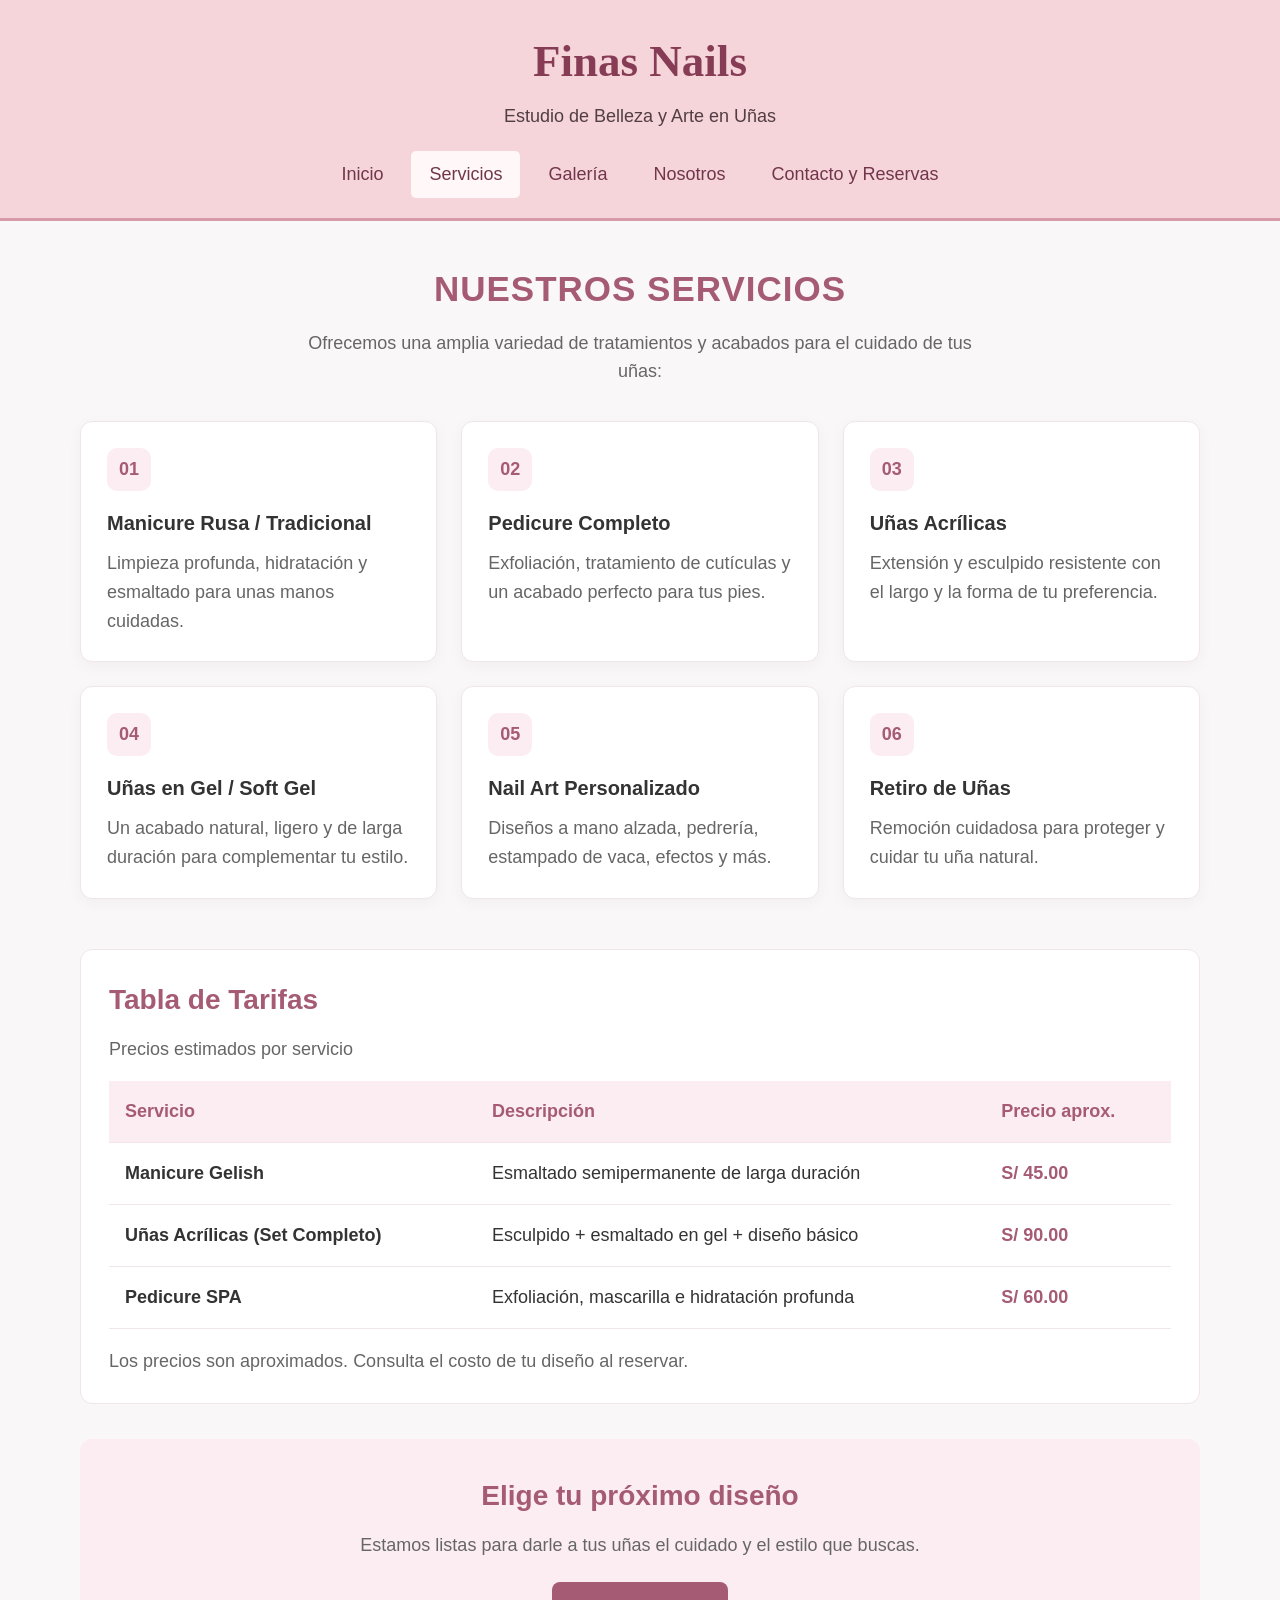
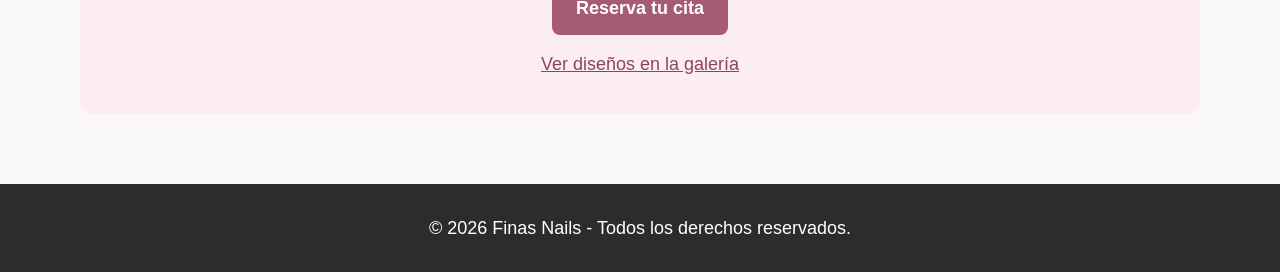
<file: pages/servicios.html>
<!DOCTYPE html>
<html lang="es">
<head>
    <meta charset="UTF-8">
    <meta name="viewport" content="width=device-width, initial-scale=1.0">
    <title>Finas Nails - Servicios</title>
    <link rel="stylesheet" href="../css/variables.css?v=4">
    <link rel="stylesheet" href="../css/servicios.css?v=4">
    <link rel="stylesheet" href="../css/cabecera.css?v=4">
    <script src="../js/menu.js?v=4" defer></script>
</head>
<body>

    <header>
        <h1>Finas Nails</h1>
        <p>Estudio de Belleza y Arte en Uñas</p>
        <button type="button" class="menu-boton" aria-controls="menu-principal" aria-expanded="false" hidden>
            <span aria-hidden="true" class="menu-icono"></span>
            Menú
        </button>
        <nav id="menu-principal" aria-label="Principal">
            <ul>
                <li><a href="../index.html">Inicio</a></li>
                <li><a href="servicios.html" class="activo" aria-current="page">Servicios</a></li>
                <li><a href="galeria.html">Galería</a></li>
                <li><a href="nosotros.html">Nosotros</a></li>
                <li><a href="contacto.html">Contacto y Reservas</a></li>
            </ul>
        </nav>
    </header>

    <main>
        <section id="servicios">
            <h2>Nuestros Servicios</h2>
            <p>Ofrecemos una amplia variedad de tratamientos y acabados para el cuidado de tus uñas:</p>

            <!-- Cada tarjeta presenta un servicio del salón. -->
            <div class="lista-servicios">
                <article class="tarjeta">
                    <span class="numero" aria-hidden="true">01</span>
                    <h3>Manicure Rusa / Tradicional</h3>
                    <p>Limpieza profunda, hidratación y esmaltado para unas manos cuidadas.</p>
                </article>
                <article class="tarjeta">
                    <span class="numero" aria-hidden="true">02</span>
                    <h3>Pedicure Completo</h3>
                    <p>Exfoliación, tratamiento de cutículas y un acabado perfecto para tus pies.</p>
                </article>
                <article class="tarjeta">
                    <span class="numero" aria-hidden="true">03</span>
                    <h3>Uñas Acrílicas</h3>
                    <p>Extensión y esculpido resistente con el largo y la forma de tu preferencia.</p>
                </article>
                <article class="tarjeta">
                    <span class="numero" aria-hidden="true">04</span>
                    <h3>Uñas en Gel / Soft Gel</h3>
                    <p>Un acabado natural, ligero y de larga duración para complementar tu estilo.</p>
                </article>
                <article class="tarjeta">
                    <span class="numero" aria-hidden="true">05</span>
                    <h3>Nail Art Personalizado</h3>
                    <p>Diseños a mano alzada, pedrería, estampado de vaca, efectos y más.</p>
                </article>
                <article class="tarjeta">
                    <span class="numero" aria-hidden="true">06</span>
                    <h3>Retiro de Uñas</h3>
                    <p>Remoción cuidadosa para proteger y cuidar tu uña natural.</p>
                </article>
            </div>
        </section>

        <section id="tarifas">
            <h2>Tabla de Tarifas</h2>
            <div class="tabla-contenedor" tabindex="0" role="region" aria-label="Tarifas de servicios">
            <table>
                <caption>Precios estimados por servicio</caption>
                <thead>
                    <tr>
                        <th scope="col">Servicio</th>
                        <th scope="col">Descripción</th>
                        <th scope="col">Precio aprox.</th>
                    </tr>
                </thead>
                <tbody>
                    <tr>
                        <td><strong>Manicure Gelish</strong></td>
                        <td>Esmaltado semipermanente de larga duración</td>
                        <td>S/ 45.00</td>
                    </tr>
                    <tr>
                        <td><strong>Uñas Acrílicas (Set Completo)</strong></td>
                        <td>Esculpido + esmaltado en gel + diseño básico</td>
                        <td>S/ 90.00</td>
                    </tr>
                    <tr>
                        <td><strong>Pedicure SPA</strong></td>
                        <td>Exfoliación, mascarilla e hidratación profunda</td>
                        <td>S/ 60.00</td>
                    </tr>
                </tbody>
            </table>
            </div>
            <p class="nota">Los precios son aproximados. Consulta el costo de tu diseño al reservar.</p>
        </section>

        <section id="reserva">
            <h2>Elige tu próximo diseño</h2>
            <p>Estamos listas para darle a tus uñas el cuidado y el estilo que buscas.</p>
            <a href="contacto.html" class="boton">Reserva tu cita</a>
            <a href="galeria.html" class="enlace-galeria">Ver diseños en la galería</a>
        </section>
    </main>


    <footer>
        <p>&copy; 2026 Finas Nails - Todos los derechos reservados.</p>
    </footer>

</body>
</html>
</file>
<file: css/variables.css>
/* Valores compartidos del diseño actual. Cargar antes de las demás hojas. */
:root {
    /* Paleta de las páginas internas; se conservan los nombres de Galería. */
    --color-primary: #c48b9f;
    --color-primary-dark: #a65b75;
    --color-secondary: #fcedf2;
    --color-bg: #faf7f8;
    --color-card-bg: #ffffff;
    --color-text: #333333;
    --color-text-muted: #666666;
    --border-color: #f0e6e8;
    --color-accent-strong: #89465e;
    --color-border-accent: #e7c6d2;
    --color-text-light: #ffffff;
    --color-footer-bg: #2c2c2c;

    /* Identidad y encabezado compartido. */
    --color-brand-deep: #863c55;
    --color-text-warm: #513e43;
    --color-header-bg: #f5d4da;
    --color-header-border: #d69aa8;
    --color-nav-text: #71364b;
    --color-nav-active-bg: #fff7f8;
    --font-family: 'Segoe UI', Tahoma, Geneva, Verdana, sans-serif;
    --font-family-header: Arial, sans-serif;
    --font-family-heading: Georgia, serif;

    /* Espaciado compartido por función, sin alterar unidades ni medidas. */
    --space-page-x: 20px;
    --space-page-y: 40px;
    --space-page-mobile-x: 15px;
    --space-page-mobile-y: 30px;
    --space-card-gap: 24px;
    --space-card-padding: 26px;
    --space-button-y: 12px;
    --space-button-x: 24px;
    --space-nav-gap: 10px;

    --radius-card: 12px;
    --radius-control: 8px;
    --radius-medium: 10px;
    --radius-nav: 5px;
    --shadow-card: 0 4px 15px rgba(0, 0, 0, 0.04);
    --transition-smooth: all 0.3s cubic-bezier(0.4, 0, 0.2, 1);
}
</file>
<file: css/estilos.css>
/* Fuente, fondo y color del texto de toda la página */
* {
    box-sizing: border-box;
}

body {
    /* Colores propios del tema de Inicio, fuera de las variables compartidas. */
    --color-home-bg: #fff7f8;
    --color-home-border: #ebc9d1;
    --color-home-subtitle: #79515e;
    --color-home-button: #9b4563;
    --color-home-button-hover: #7e344f;
    --color-home-highlight: #fcebef;
    --radius-home-button: 6px;

    margin: 0;
    font-family: var(--font-family-header);
    background-color: var(--color-home-bg);
    color: var(--color-text-warm);
    line-height: 1.6;
}

/* Contenido centrado, con espacio a los lados */
main {
    max-width: 900px;
    margin: 30px auto;
    padding: 0 20px;
}

section {
    margin-bottom: 25px;
    padding: 25px;
    background-color: var(--color-card-bg);
    border: 1px solid var(--color-home-border);
    border-radius: var(--radius-medium);
}

h2,
h3,
h4 {
    margin-top: 0;
    color: var(--color-brand-deep);
}

h2 {
    margin-bottom: 5px;
    font-size: 30px;
}

h3 {
    font-size: 23px;
}

/* Presentación y logo */
#inicio {
    text-align: center;
}

.subtitulo {
    margin-top: 0;
    color: var(--color-home-subtitle);
    font-weight: bold;
}

figure {
    margin: 25px 0;
}

figure img {
    width: 350px;
    max-width: 100%;
    height: auto;
    border: 3px solid var(--color-header-bg);
    border-radius: var(--radius-medium);
}

figcaption {
    margin-top: 10px;
    font-size: 1rem;
    font-style: italic;
}

/* Enlace con apariencia de botón */
.boton {
    display: inline-block;
    padding: var(--space-button-y) var(--space-button-x);
    background-color: var(--color-home-button);
    border-radius: var(--radius-home-button);
    color: var(--color-text-light);
    text-decoration: none;
}

.boton:hover {
    background-color: var(--color-home-button-hover);
}

a:focus-visible {
    outline: 3px solid var(--color-nav-text);
    outline-offset: 3px;
}

/* Lista de beneficios */
#beneficios {
    background-color: var(--color-home-highlight);
}

#beneficios ul {
    margin-bottom: 0;
    padding-left: 22px;
}

#beneficios li {
    margin-bottom: 10px;
}

/* Videos: pasan a otra fila cuando falta espacio */
#videos-demostracion {
    text-align: center;
}

.lista-videos {
    display: flex;
    flex-wrap: wrap;
    justify-content: center;
    gap: 25px;
}

.lista-videos article {
    width: 300px;
    max-width: 100%;
}

iframe {
    display: block;
    width: 100%;
    aspect-ratio: 5 / 8;
    border: 0;
    border-radius: 6px;
    background-color: var(--color-home-highlight);
}

/* Pie de página */
footer {
    padding: 20px 15px;
    background-color: var(--color-header-bg);
    text-align: center;
    font-size: 1rem;
}

footer p {
    margin: 5px 0;
}

/* Ajustes sencillos para pantallas pequeñas */
@media (max-width: 600px) {

    h2 {
        font-size: 26px;
    }

    main {
        padding: 0 12px;
        margin-top: 20px;
    }

    section {
        padding: 20px 15px;
    }
}
</file>
<file: css/cabecera.css>
/* El mismo encabezado de Inicio para todas las páginas. */
html {
    overflow-y: scroll;
    /* Base de 18 px con la configuración habitual del navegador. */
    font-size: 112.5%;
}

body {
    margin: 0;
    font-size: 1rem;
}

header {
    box-sizing: border-box;
    padding: 25px 15px 20px;
    background-color: var(--color-header-bg);
    border-bottom: 3px solid var(--color-header-border);
    box-shadow: none;
    font-family: var(--font-family-header);
    line-height: 1.6;
    text-align: center;
}

header * {
    box-sizing: border-box;
}

header h1 {
    margin: 0;
    font-family: var(--font-family-heading);
    font-size: 2.5rem;
    font-weight: bold;
    letter-spacing: normal;
    color: var(--color-brand-deep);
}

header p {
    margin: 5px 0 20px;
    font-size: 1rem;
    color: var(--color-text-warm);
}

header nav ul {
    display: flex;
    flex-wrap: wrap;
    justify-content: center;
    gap: var(--space-nav-gap);
    margin: 0;
    padding: 0;
    list-style: none;
}

header nav a {
    display: block;
    min-height: 44px;
    padding: 9px 18px;
    border-radius: var(--radius-nav);
    color: var(--color-nav-text);
    font-size: 1rem;
    font-weight: normal;
    text-decoration: none;
}

header nav a:hover,
header nav a.activo {
    background-color: var(--color-nav-active-bg);
    color: var(--color-nav-text);
}

.menu-boton {
    display: none;
}

header nav a:focus-visible,
header .menu-boton:focus-visible {
    outline: 3px solid var(--color-nav-text);
    outline-offset: 3px;
}

@media (max-width: 900px) {
    header nav ul {
        gap: 4px;
    }

    header nav a {
        padding-inline: 10px;
    }
}

@media (max-width: 640px) {
    header {
        padding: 16px 15px;
    }

    header h1 {
        font-size: 2rem;
    }

    header p {
        margin-bottom: 12px;
    }

    header .menu-boton:not([hidden]) {
        display: inline-flex;
        align-items: center;
        justify-content: center;
        gap: 10px;
        width: auto;
        min-height: 44px;
        padding: 8px 16px;
        border: 1px solid var(--color-header-border);
        border-radius: var(--radius-control);
        background-color: var(--color-nav-active-bg);
        color: var(--color-nav-text);
        font: inherit;
        font-weight: 600;
        cursor: pointer;
    }

    .menu-icono {
        position: relative;
        width: 1.1em;
        height: 0.8em;
        border-block: 2px solid currentColor;
    }

    .menu-icono::before {
        position: absolute;
        inset: calc(50% - 1px) 0 auto;
        border-top: 2px solid currentColor;
        content: "";
    }

    .menu-boton:not([hidden])[aria-expanded="false"] + nav {
        display: none;
    }

    header nav ul {
        display: grid;
        gap: 4px;
        max-width: 26rem;
        margin: 8px auto 0;
    }

    header nav a {
        padding-inline: 14px;
    }
}
</file>
<file: contacto.css>
/* Fondo y colores del mismo tema que Servicios y Galería. */
* {
    box-sizing: border-box;
}

body {
    margin: 0;
    font-family: 'Segoe UI', Tahoma, Geneva, Verdana, sans-serif;
    background-color: #faf7f8;
    color: #333333;
    line-height: 1.6;
}

header {
    padding: 20px;
    border-bottom: 1px solid #f0e6e8;
    background-color: #ffffff;
    text-align: center;
}

header h1 {
    margin: 0 0 15px;
    color: #c48b9f;
    font-size: 32px;
    letter-spacing: 1px;
}

nav ul {
    display: flex;
    flex-wrap: wrap;
    justify-content: center;
    gap: 15px;
    margin: 0;
    padding: 0;
    list-style: none;
}

nav a {
    display: block;
    padding: 8px 16px;
    border-radius: 20px;
    color: #666666;
    font-size: 15px;
    font-weight: 600;
    text-decoration: none;
}

nav a:hover,
nav a.activo {
    background-color: #fcedf2;
    color: #a65b75;
}

/* Presentación y dos columnas de contenido. */
main {
    max-width: 1160px;
    margin: 0 auto;
    padding: 40px 20px;
}

.presentacion {
    max-width: 720px;
    margin: 0 auto 35px;
    text-align: center;
}

.presentacion h2 {
    margin: 0 0 12px;
    color: #a65b75;
    font-size: 35px;
    text-transform: uppercase;
    letter-spacing: 1px;
}

.presentacion p {
    margin: 0;
    color: #666666;
    font-size: 17px;
}

.contenido-contacto {
    display: grid;
    grid-template-columns: minmax(0, 2fr) minmax(0, 3fr);
    align-items: start;
    gap: 28px;
}

.contact-info,
.booking-form {
    padding: 30px;
    border: 1px solid #f0e6e8;
    border-radius: 12px;
    background-color: #ffffff;
    box-shadow: 0 4px 15px rgba(0, 0, 0, 0.04);
}

.etiqueta {
    color: #89465e;
    font-size: 12px;
    font-weight: bold;
    letter-spacing: 1px;
}

.contact-info h3 {
    margin: 10px 0;
    color: #a65b75;
    font-size: 28px;
}

.contact-info p {
    margin: 0 0 24px;
    color: #666666;
}

.correo-contacto {
    padding: 20px;
    border-radius: 10px;
    background-color: #fcedf2;
}

.correo-contacto h4 {
    margin: 0 0 5px;
}

.contact-info a,
noscript a {
    color: #89465e;
    overflow-wrap: anywhere;
}

.pasos h4 {
    margin: 25px 0 12px;
    font-size: 18px;
}

.pasos ol {
    margin: 0 0 25px;
    padding-left: 22px;
    color: #666666;
}

.pasos li {
    padding-left: 5px;
    margin-bottom: 12px;
}

/* Campos grandes, etiquetas visibles y botón rosado. */
fieldset {
    min-width: 0;
    margin: 0;
    padding: 0;
    border: 0;
}

legend {
    padding: 0;
    color: #a65b75;
    font-size: 28px;
    font-weight: bold;
}

.introduccion-formulario {
    margin: 8px 0 25px;
    color: #666666;
    font-size: 14px;
}

.campos {
    display: grid;
    grid-template-columns: repeat(2, minmax(0, 1fr));
    gap: 20px;
}

label {
    display: block;
    margin-bottom: 8px;
    font-size: 14px;
    font-weight: 600;
}

label span {
    color: #666666;
    font-weight: normal;
}

input,
select,
textarea {
    width: 100%;
    min-width: 0;
    padding: 12px;
    border: 1px solid #d8c7cd;
    border-radius: 8px;
    background-color: #ffffff;
    color: #333333;
    font: inherit;
    font-size: 16px;
}

textarea {
    display: block;
    resize: vertical;
}

.mensaje {
    margin-top: 20px;
}

.nota {
    margin: 18px 0;
    color: #666666;
    font-size: 14px;
}

button,
.boton-correo {
    display: block;
    width: 100%;
    padding: 13px 18px;
    border: 0;
    border-radius: 8px;
    background-color: #a65b75;
    color: #ffffff;
    font: inherit;
    font-weight: 600;
    text-align: center;
    text-decoration: none;
    cursor: pointer;
}

button:hover,
.boton-correo:hover {
    background-color: #89465e;
}

/* Este aviso aparece cuando el correo de solicitud está preparado. */
.resultado {
    margin-top: 20px;
    padding: 20px;
    border: 1px solid #e7c6d2;
    border-radius: 10px;
    background-color: #fcedf2;
}

.resultado p {
    margin: 0 0 15px;
}

a:focus-visible,
button:focus-visible,
input:focus,
select:focus,
textarea:focus {
    outline: 3px solid #89465e;
    outline-offset: 3px;
}

footer {
    margin-top: 30px;
    padding: 30px 20px;
    background-color: #2c2c2c;
    color: #ffffff;
    text-align: center;
    font-size: 14px;
}

footer p {
    margin: 0;
}

/* Una sola columna en pantallas pequeñas. */
@media (max-width: 850px) {
    .contenido-contacto {
        grid-template-columns: minmax(0, 1fr);
    }
}

@media (max-width: 600px) {
    main {
        padding: 30px 15px;
    }

    nav ul {
        gap: 5px;
    }

    nav a {
        padding: 8px 12px;
    }

    .presentacion h2 {
        font-size: 28px;
    }

    .contact-info,
    .booking-form {
        padding: 24px 20px;
    }

    .campos {
        grid-template-columns: minmax(0, 1fr);
    }
}
</file>
<file: cabecera.css>
/* El mismo encabezado de Inicio para todas las páginas. */
html {
    overflow-y: scroll;
}

body {
    margin: 0;
}

header {
    box-sizing: border-box;
    padding: 25px 15px 20px;
    background-color: #f5d4da;
    border-bottom: 3px solid #d69aa8;
    box-shadow: none;
    font-family: Arial, sans-serif;
    line-height: 1.6;
    text-align: center;
}

header * {
    box-sizing: border-box;
}

header h1 {
    margin: 0;
    font-family: Georgia, serif;
    font-size: 40px;
    font-weight: bold;
    letter-spacing: normal;
    color: #863c55;
}

header p {
    margin: 5px 0 20px;
    font-size: 16px;
    color: #513e43;
}

header nav ul {
    display: flex;
    flex-wrap: wrap;
    justify-content: center;
    gap: 10px;
    margin: 0;
    padding: 0;
    list-style: none;
}

header nav a {
    display: block;
    padding: 7px 18px;
    border-radius: 5px;
    color: #71364b;
    font-size: 16px;
    font-weight: normal;
    text-decoration: none;
}

header nav a:hover,
header nav a.activo {
    background-color: #fff7f8;
    color: #71364b;
}

header nav a:focus-visible {
    outline: 3px solid #71364b;
    outline-offset: 3px;
}

@media (max-width: 600px) {
    header h1 {
        font-size: 34px;
    }

    header nav a {
        padding: 7px 12px;
    }
}
</file>
<file: nosotros.css>
/* El encabezado usa cabecera.css, igual que las demás páginas. */
* {
    box-sizing: border-box;
}

body {
    font-family: 'Segoe UI', Tahoma, Geneva, Verdana, sans-serif;
    background-color: #faf7f8;
    color: #333333;
    line-height: 1.6;
}

main {
    max-width: 1160px;
    margin: 0 auto;
    padding: 40px 20px;
}

main h2 {
    margin: 0 0 15px;
    color: #a65b75;
    font-size: 28px;
}

main p {
    color: #666666;
}

/* Presentación de la página. */
.presentacion {
    margin-bottom: 35px;
    text-align: center;
}

.presentacion h2 {
    font-size: 35px;
    text-transform: uppercase;
    letter-spacing: 1px;
}

.presentacion p {
    margin: 0;
    font-size: 17px;
}

/* Texto de la historia y logo en dos columnas. */
.historia {
    display: grid;
    grid-template-columns: minmax(0, 3fr) minmax(0, 2fr);
    overflow: hidden;
    border: 1px solid #f0e6e8;
    border-radius: 12px;
    background-color: #ffffff;
    box-shadow: 0 4px 15px rgba(0, 0, 0, 0.04);
}

.texto-historia {
    align-self: center;
    padding: 35px;
}

.etiqueta {
    display: block;
    margin-bottom: 10px;
    color: #89465e;
    font-size: 12px;
    font-weight: bold;
    letter-spacing: 1px;
}

.texto-historia p:last-child,
.equipo p:last-child {
    margin-bottom: 0;
}

.logo-salon {
    display: flex;
    flex-direction: column;
    justify-content: center;
    align-items: center;
    margin: 0;
    padding: 30px;
    background-color: #fcedf2;
    text-align: center;
}

.logo-salon img {
    display: block;
    width: 280px;
    max-width: 100%;
    height: auto;
    border: 1px solid #e7c6d2;
    border-radius: 12px;
}

.logo-salon figcaption {
    margin-top: 15px;
    color: #89465e;
    font-family: Georgia, serif;
    font-size: 21px;
    font-style: italic;
}

/* Presentación del equipo en un recuadro rosado. */
.equipo {
    margin-top: 30px;
    padding: 35px;
    border: 1px solid #e7c6d2;
    border-radius: 12px;
    background-color: #fcedf2;
}

/* Valores del salón en tres tarjetas. */
.valores {
    margin-top: 45px;
}

.valores > h2 {
    margin-bottom: 25px;
    text-align: center;
}

.lista-valores {
    display: grid;
    grid-template-columns: repeat(3, minmax(0, 1fr));
    gap: 24px;
}

.tarjeta-valor {
    padding: 26px;
    border: 1px solid #f0e6e8;
    border-radius: 12px;
    background-color: #ffffff;
    box-shadow: 0 4px 15px rgba(0, 0, 0, 0.04);
}

.numero {
    display: inline-block;
    padding: 7px 12px;
    border-radius: 10px;
    background-color: #fcedf2;
    color: #a65b75;
    font-weight: bold;
}

.tarjeta-valor h3 {
    margin: 16px 0 10px;
    font-size: 20px;
}

.tarjeta-valor p {
    margin: 0;
}

/* Enlaces para solicitar una cita o visitar la galería. */
.invitacion {
    margin-top: 35px;
    padding: 35px 25px;
    border: 1px solid #f0e6e8;
    border-radius: 12px;
    background-color: #ffffff;
    text-align: center;
}

.invitacion p {
    max-width: 650px;
    margin: 0 auto 22px;
}

.boton {
    display: inline-block;
    padding: 12px 24px;
    border-radius: 8px;
    background-color: #a65b75;
    color: #ffffff;
    font-weight: 600;
    text-decoration: none;
}

.boton:hover {
    background-color: #89465e;
}

.enlace-galeria {
    display: block;
    width: fit-content;
    margin: 15px auto 0;
    color: #89465e;
}

main a:focus-visible {
    outline: 3px solid #89465e;
    outline-offset: 4px;
}

footer {
    margin-top: 30px;
    padding: 30px 20px;
    background-color: #2c2c2c;
    color: #ffffff;
    text-align: center;
    font-size: 14px;
}

footer p {
    margin: 0;
}

/* Una columna para que el texto se lea bien en celulares. */
@media (max-width: 750px) {
    .historia,
    .lista-valores {
        grid-template-columns: minmax(0, 1fr);
    }
}

@media (max-width: 600px) {
    main {
        padding: 30px 15px;
    }

    .presentacion h2 {
        font-size: 28px;
    }

    .texto-historia,
    .equipo {
        padding: 25px;
    }

    .lista-valores {
        gap: 18px;
    }
}
</file>
<file: servicios.css>
/* Colores rosados y fondo claro, como en la galería. */
* {
    box-sizing: border-box;
}

body {
    margin: 0;
    font-family: 'Segoe UI', Tahoma, Geneva, Verdana, sans-serif;
    background-color: #faf7f8;
    color: #333333;
    line-height: 1.6;
}

/* Nombre del salón y menú de navegación. */
header {
    padding: 20px;
    background-color: #ffffff;
    border-bottom: 1px solid #f0e6e8;
    text-align: center;
}

header h1 {
    margin: 0 0 15px;
    color: #c48b9f;
    font-size: 32px;
    letter-spacing: 1px;
}

nav ul {
    display: flex;
    flex-wrap: wrap;
    justify-content: center;
    gap: 15px;
    margin: 0;
    padding: 0;
    list-style: none;
}

nav a {
    display: block;
    padding: 8px 16px;
    border-radius: 20px;
    color: #666666;
    font-size: 15px;
    font-weight: 600;
    text-decoration: none;
}

nav a:hover,
nav a.activo {
    background-color: #fcedf2;
    color: #a65b75;
}

/* Presentación y contenido centrado. */
main {
    max-width: 1160px;
    margin: 0 auto;
    padding: 40px 20px;
}

h2 {
    margin: 0 0 12px;
    color: #a65b75;
    font-size: 28px;
}

#servicios > h2 {
    text-align: center;
    text-transform: uppercase;
    font-size: 35px;
    letter-spacing: 1px;
}

#servicios > p {
    max-width: 680px;
    margin: 0 auto 35px;
    color: #666666;
    text-align: center;
    font-size: 17px;
}

/* Grid organiza las seis tarjetas en tres columnas. */
.lista-servicios {
    display: grid;
    grid-template-columns: repeat(3, minmax(0, 1fr));
    gap: 24px;
}

.tarjeta {
    padding: 26px;
    border: 1px solid #f0e6e8;
    border-radius: 12px;
    background-color: #ffffff;
    box-shadow: 0 4px 15px rgba(0, 0, 0, 0.04);
}

.tarjeta:hover {
    border-color: #c48b9f;
}

.numero {
    display: inline-block;
    padding: 7px 12px;
    border-radius: 10px;
    background-color: #fcedf2;
    color: #a65b75;
    font-weight: bold;
}

.tarjeta h3 {
    margin: 16px 0 10px;
    font-size: 20px;
}

.tarjeta p {
    margin: 0;
    color: #666666;
}

/* Tabla con los precios originales del proyecto. */
#tarifas {
    margin-top: 50px;
    padding: 28px;
    border: 1px solid #f0e6e8;
    border-radius: 12px;
    background-color: #ffffff;
}

.tabla-contenedor {
    overflow-x: auto;
}

table {
    width: 100%;
    min-width: 540px;
    border-collapse: collapse;
    text-align: left;
}

caption {
    padding: 0 0 18px;
    color: #666666;
    text-align: left;
}

th,
td {
    padding: 16px;
    border-bottom: 1px solid #f0e6e8;
}

th {
    background-color: #fcedf2;
    color: #a65b75;
}

td:last-child {
    color: #a65b75;
    font-weight: bold;
    white-space: nowrap;
}

.nota {
    margin: 18px 0 0;
    color: #666666;
    font-size: 14px;
}

/* Invitación a reservar una cita. */
#reserva {
    margin-top: 35px;
    padding: 35px 20px;
    border-radius: 12px;
    background-color: #fcedf2;
    text-align: center;
}

#reserva p {
    margin: 0 0 22px;
    color: #666666;
}

.boton {
    display: inline-block;
    padding: 12px 24px;
    border-radius: 8px;
    background-color: #a65b75;
    color: #ffffff;
    font-weight: 600;
    text-decoration: none;
}

.boton:hover {
    background-color: #89465e;
}

.enlace-galeria {
    display: block;
    width: fit-content;
    margin: 15px auto 0;
    color: #89465e;
}

a:focus-visible,
.tabla-contenedor:focus-visible {
    outline: 3px solid #89465e;
    outline-offset: 4px;
}

footer {
    margin-top: 30px;
    padding: 30px 20px;
    background-color: #2c2c2c;
    color: #ffffff;
    text-align: center;
    font-size: 14px;
}

footer p {
    margin: 0;
}

/* Dos columnas en tablets y una en celulares. */
@media (max-width: 900px) {
    .lista-servicios {
        grid-template-columns: repeat(2, minmax(0, 1fr));
    }
}

@media (max-width: 600px) {
    main {
        padding: 30px 15px;
    }

    nav ul {
        gap: 5px;
    }

    nav a {
        padding: 8px 12px;
    }

    #servicios > h2 {
        font-size: 28px;
    }

    .lista-servicios {
        grid-template-columns: minmax(0, 1fr);
        gap: 18px;
    }

    #tarifas {
        padding: 20px 15px;
    }
}
</file>
<file: css/contacto.css>
/* Fondo y colores del mismo tema que Servicios y Galería. */
* {
    box-sizing: border-box;
}

body {
    margin: 0;
    font-family: var(--font-family);
    background-color: var(--color-bg);
    color: var(--color-text);
    line-height: 1.6;
}

/* Presentación y dos columnas de contenido. */
main {
    max-width: 1160px;
    margin: 0 auto;
    padding: var(--space-page-y) var(--space-page-x);
}

.presentacion {
    max-width: 720px;
    margin: 0 auto 35px;
    text-align: center;
}

.presentacion h2 {
    margin: 0 0 12px;
    color: var(--color-primary-dark);
    font-size: 35px;
    text-transform: uppercase;
    letter-spacing: 1px;
}

.presentacion p {
    margin: 0;
    color: var(--color-text-muted);
    font-size: 1rem;
}

.contenido-contacto {
    display: grid;
    grid-template-columns: minmax(0, 2fr) minmax(0, 3fr);
    align-items: start;
    gap: 28px;
}

.contact-info,
.booking-form {
    padding: 30px;
    border: 1px solid var(--border-color);
    border-radius: var(--radius-card);
    background-color: var(--color-card-bg);
    box-shadow: var(--shadow-card);
}

.etiqueta {
    color: var(--color-accent-strong);
    font-size: 1rem;
    font-weight: bold;
    letter-spacing: 1px;
}

.contact-info h3 {
    margin: 10px 0;
    color: var(--color-primary-dark);
    font-size: 28px;
}

.contact-info p {
    margin: 0 0 24px;
    color: var(--color-text-muted);
}

.correo-contacto {
    padding: 20px;
    border-radius: var(--radius-medium);
    background-color: var(--color-secondary);
}

.correo-contacto h4 {
    margin: 0 0 5px;
}

.contact-info a,
noscript a {
    color: var(--color-accent-strong);
    overflow-wrap: anywhere;
}

.pasos h4 {
    margin: 25px 0 12px;
    font-size: 18px;
}

.pasos ol {
    margin: 0 0 25px;
    padding-left: 22px;
    color: var(--color-text-muted);
}

.pasos li {
    padding-left: 5px;
    margin-bottom: 12px;
}

/* Campos grandes, etiquetas visibles y botón rosado. */
fieldset {
    min-width: 0;
    margin: 0;
    padding: 0;
    border: 0;
}

legend {
    padding: 0;
    color: var(--color-primary-dark);
    font-size: 28px;
    font-weight: bold;
}

.introduccion-formulario {
    margin: 8px 0 25px;
    color: var(--color-text-muted);
    font-size: 1rem;
}

.campos {
    display: grid;
    grid-template-columns: repeat(2, minmax(0, 1fr));
    gap: 20px;
}

label {
    display: block;
    margin-bottom: 8px;
    font-size: 1rem;
    font-weight: 600;
}

label span {
    color: var(--color-text-muted);
    font-weight: normal;
}

input,
select,
textarea {
    width: 100%;
    min-width: 0;
    padding: 12px;
    border: 1px solid #d8c7cd;
    border-radius: var(--radius-control);
    background-color: var(--color-card-bg);
    color: var(--color-text);
    font: inherit;
    font-size: 1rem;
}

textarea {
    display: block;
    resize: vertical;
}

.mensaje {
    margin-top: 20px;
}

.nota {
    margin: 18px 0;
    color: var(--color-text-muted);
    font-size: 1rem;
}

.booking-form button,
.boton-correo {
    display: block;
    width: 100%;
    padding: 13px 18px;
    border: 0;
    border-radius: var(--radius-control);
    background-color: var(--color-primary-dark);
    color: var(--color-text-light);
    font: inherit;
    font-weight: 600;
    text-align: center;
    text-decoration: none;
    cursor: pointer;
}

.booking-form button:hover,
.boton-correo:hover {
    background-color: var(--color-accent-strong);
}

/* Este aviso aparece cuando el correo de solicitud está preparado. */
.resultado {
    margin-top: 20px;
    padding: 20px;
    border: 1px solid var(--color-border-accent);
    border-radius: var(--radius-medium);
    background-color: var(--color-secondary);
}

.resultado p {
    margin: 0 0 15px;
}

a:focus-visible,
button:focus-visible,
input:focus,
select:focus,
textarea:focus {
    outline: 3px solid var(--color-accent-strong);
    outline-offset: 3px;
}

footer {
    margin-top: 30px;
    padding: 30px 20px;
    background-color: var(--color-footer-bg);
    color: var(--color-text-light);
    text-align: center;
    font-size: 1rem;
}

footer p {
    margin: 0;
}

/* Una sola columna en pantallas pequeñas. */
@media (max-width: 850px) {
    .contenido-contacto {
        grid-template-columns: minmax(0, 1fr);
    }
}

@media (max-width: 600px) {
    main {
        padding: var(--space-page-mobile-y) var(--space-page-mobile-x);
    }


    .presentacion h2 {
        font-size: 28px;
    }

    .contact-info,
    .booking-form {
        padding: 24px 20px;
    }

    .campos {
        grid-template-columns: minmax(0, 1fr);
    }
}

/* Sección Historial de Citas (localStorage) */
.historial-citas {
    margin-top: 35px;
    padding: 30px;
    background-color: var(--color-card-bg);
    border: 1px solid var(--border-color);
    border-radius: var(--radius-card);
    box-shadow: var(--shadow-card);
}

.historial-cabecera {
    display: flex;
    justify-content: space-between;
    align-items: center;
    flex-wrap: wrap;
    gap: 15px;
    margin-bottom: 15px;
}

.historial-cabecera h2 {
    color: var(--color-primary-dark);
    margin: 0;
    font-size: 24px;
}

.texto-ayuda {
    margin: 0;
    color: var(--color-text-muted);
    font-size: 1rem;
}

.grid-solicitudes {
    display: grid;
    grid-template-columns: repeat(auto-fill, minmax(min(100%, 280px), 1fr));
    gap: 20px;
    margin-top: 20px;
}

.tarjeta-cita {
    min-width: 0;
    overflow-wrap: anywhere;
    background-color: var(--color-bg);
    border: 1px solid var(--color-border-accent);
    border-radius: var(--radius-medium);
    padding: 18px;
    display: flex;
    flex-direction: column;
    gap: 8px;
}

.cita-header {
    display: flex;
    flex-wrap: wrap;
    gap: 8px;
    justify-content: space-between;
    align-items: center;
    margin-bottom: 5px;
}

.cita-badge {
    background-color: var(--color-secondary);
    color: var(--color-accent-strong);
    font-weight: bold;
    font-size: 0.95rem;
    padding: 4px 10px;
    border-radius: 20px;
}

.cita-fecha {
    color: var(--color-text-muted);
    font-size: 0.9rem;
}

.tarjeta-cita p {
    margin: 0;
    font-size: 1rem;
    color: var(--color-text);
}

.btn-eliminar-cita,
.btn-secundario {
    width: auto;
    align-self: flex-start;
    margin-top: 10px;
    padding: 8px 14px;
    border: 1px solid var(--color-accent-strong);
    background-color: transparent;
    color: var(--color-accent-strong);
    border-radius: var(--radius-control);
    cursor: pointer;
    font-size: 0.95rem;
    font-weight: 600;
    transition: background-color 0.2s, color 0.2s;
}

.btn-eliminar-cita:hover,
.btn-secundario:hover {
    background-color: var(--color-accent-strong);
    color: var(--color-text-light);
}
</file>
<file: css/nosotros.css>
/* El encabezado usa cabecera.css, igual que las demás páginas. */
* {
    box-sizing: border-box;
}

body {
    font-family: var(--font-family);
    background-color: var(--color-bg);
    color: var(--color-text);
    line-height: 1.6;
}

main {
    max-width: 1160px;
    margin: 0 auto;
    padding: var(--space-page-y) var(--space-page-x);
}

main h2 {
    margin: 0 0 15px;
    color: var(--color-primary-dark);
    font-size: 28px;
}

main p {
    color: var(--color-text-muted);
}

/* Presentación de la página. */
.presentacion {
    margin-bottom: 35px;
    text-align: center;
}

.presentacion h2 {
    font-size: 35px;
    text-transform: uppercase;
    letter-spacing: 1px;
}

.presentacion p {
    margin: 0;
    font-size: 1rem;
}

/* Texto de la historia y logo en dos columnas. */
.historia {
    display: grid;
    grid-template-columns: minmax(0, 3fr) minmax(0, 2fr);
    overflow: hidden;
    border: 1px solid var(--border-color);
    border-radius: var(--radius-card);
    background-color: var(--color-card-bg);
    box-shadow: var(--shadow-card);
}

.texto-historia {
    align-self: center;
    padding: 35px;
}

.etiqueta {
    display: block;
    margin-bottom: 10px;
    color: var(--color-accent-strong);
    font-size: 1rem;
    font-weight: bold;
    letter-spacing: 1px;
}

.texto-historia p:last-child,
.equipo p:last-child {
    margin-bottom: 0;
}

.logo-salon {
    display: flex;
    flex-direction: column;
    justify-content: center;
    align-items: center;
    margin: 0;
    padding: 30px;
    background-color: var(--color-secondary);
    text-align: center;
}

.logo-salon img {
    display: block;
    width: 280px;
    max-width: 100%;
    height: auto;
    border: 1px solid var(--color-border-accent);
    border-radius: var(--radius-card);
}

.logo-salon figcaption {
    margin-top: 15px;
    color: var(--color-accent-strong);
    font-family: var(--font-family-heading);
    font-size: 21px;
    font-style: italic;
}

/* Presentación del equipo en un recuadro rosado. */
.equipo {
    margin-top: 30px;
    padding: 35px;
    border: 1px solid var(--color-border-accent);
    border-radius: var(--radius-card);
    background-color: var(--color-secondary);
}

/* Valores del salón en tres tarjetas. */
.valores {
    margin-top: 45px;
}

.valores > h2 {
    margin-bottom: 25px;
    text-align: center;
}

.lista-valores {
    display: grid;
    grid-template-columns: repeat(3, minmax(0, 1fr));
    gap: var(--space-card-gap);
}

.tarjeta-valor {
    padding: var(--space-card-padding);
    border: 1px solid var(--border-color);
    border-radius: var(--radius-card);
    background-color: var(--color-card-bg);
    box-shadow: var(--shadow-card);
}

.numero {
    display: inline-block;
    padding: 7px 12px;
    border-radius: var(--radius-medium);
    background-color: var(--color-secondary);
    color: var(--color-primary-dark);
    font-weight: bold;
}

.tarjeta-valor h3 {
    margin: 16px 0 10px;
    font-size: 20px;
}

.tarjeta-valor p {
    margin: 0;
}

/* Enlaces para solicitar una cita o visitar la galería. */
.invitacion {
    margin-top: 35px;
    padding: 35px 25px;
    border: 1px solid var(--border-color);
    border-radius: var(--radius-card);
    background-color: var(--color-card-bg);
    text-align: center;
}

.invitacion p {
    max-width: 650px;
    margin: 0 auto 22px;
}

.boton {
    display: inline-block;
    padding: var(--space-button-y) var(--space-button-x);
    border-radius: var(--radius-control);
    background-color: var(--color-primary-dark);
    color: var(--color-text-light);
    font-weight: 600;
    text-decoration: none;
}

.boton:hover {
    background-color: var(--color-accent-strong);
}

.enlace-galeria {
    display: block;
    width: fit-content;
    margin: 15px auto 0;
    color: var(--color-accent-strong);
}

main a:focus-visible {
    outline: 3px solid var(--color-accent-strong);
    outline-offset: 4px;
}

footer {
    margin-top: 30px;
    padding: 30px 20px;
    background-color: var(--color-footer-bg);
    color: var(--color-text-light);
    text-align: center;
    font-size: 1rem;
}

footer p {
    margin: 0;
}

/* Una columna para que el texto se lea bien en celulares. */
@media (max-width: 750px) {
    .historia,
    .lista-valores {
        grid-template-columns: minmax(0, 1fr);
    }
}

@media (max-width: 600px) {
    main {
        padding: var(--space-page-mobile-y) var(--space-page-mobile-x);
    }

    .presentacion h2 {
        font-size: 28px;
    }

    .texto-historia,
    .equipo {
        padding: 25px;
    }

    .lista-valores {
        gap: 18px;
    }
}
</file>
<file: css/servicios.css>
/* Colores rosados y fondo claro, como en la galería. */
* {
    box-sizing: border-box;
}

body {
    margin: 0;
    font-family: var(--font-family);
    background-color: var(--color-bg);
    color: var(--color-text);
    line-height: 1.6;
}

/* Presentación y contenido centrado. */
main {
    max-width: 1160px;
    margin: 0 auto;
    padding: var(--space-page-y) var(--space-page-x);
}

h2 {
    margin: 0 0 12px;
    color: var(--color-primary-dark);
    font-size: 28px;
}

#servicios > h2 {
    text-align: center;
    text-transform: uppercase;
    font-size: 35px;
    letter-spacing: 1px;
}

#servicios > p {
    max-width: 680px;
    margin: 0 auto 35px;
    color: var(--color-text-muted);
    text-align: center;
    font-size: 1rem;
}

/* Grid organiza las seis tarjetas en tres columnas. */
.lista-servicios {
    display: grid;
    grid-template-columns: repeat(3, minmax(0, 1fr));
    gap: var(--space-card-gap);
}

.tarjeta {
    padding: var(--space-card-padding);
    border: 1px solid var(--border-color);
    border-radius: var(--radius-card);
    background-color: var(--color-card-bg);
    box-shadow: var(--shadow-card);
}

.tarjeta:hover {
    border-color: var(--color-primary);
}

.numero {
    display: inline-block;
    padding: 7px 12px;
    border-radius: var(--radius-medium);
    background-color: var(--color-secondary);
    color: var(--color-primary-dark);
    font-weight: bold;
}

.tarjeta h3 {
    margin: 16px 0 10px;
    font-size: 20px;
}

.tarjeta p {
    margin: 0;
    color: var(--color-text-muted);
}

/* Tabla con los precios originales del proyecto. */
#tarifas {
    margin-top: 50px;
    padding: 28px;
    border: 1px solid var(--border-color);
    border-radius: var(--radius-card);
    background-color: var(--color-card-bg);
}

.tabla-contenedor {
    overflow-x: auto;
}

table {
    width: 100%;
    border-collapse: collapse;
    text-align: left;
}

caption {
    padding: 0 0 18px;
    color: var(--color-text-muted);
    text-align: left;
}

th,
td {
    padding: 16px;
    border-bottom: 1px solid var(--border-color);
}

th {
    background-color: var(--color-secondary);
    color: var(--color-primary-dark);
}

td:last-child {
    color: var(--color-primary-dark);
    font-weight: bold;
    white-space: nowrap;
}

.nota {
    margin: 18px 0 0;
    color: var(--color-text-muted);
    font-size: 1rem;
}

/* Invitación a reservar una cita. */
#reserva {
    margin-top: 35px;
    padding: 35px 20px;
    border-radius: var(--radius-card);
    background-color: var(--color-secondary);
    text-align: center;
}

#reserva p {
    margin: 0 0 22px;
    color: var(--color-text-muted);
}

.boton {
    display: inline-block;
    padding: var(--space-button-y) var(--space-button-x);
    border-radius: var(--radius-control);
    background-color: var(--color-primary-dark);
    color: var(--color-text-light);
    font-weight: 600;
    text-decoration: none;
}

.boton:hover {
    background-color: var(--color-accent-strong);
}

.enlace-galeria {
    display: block;
    width: fit-content;
    margin: 15px auto 0;
    color: var(--color-accent-strong);
}

a:focus-visible,
.tabla-contenedor:focus-visible {
    outline: 3px solid var(--color-accent-strong);
    outline-offset: 4px;
}

footer {
    margin-top: 30px;
    padding: 30px 20px;
    background-color: var(--color-footer-bg);
    color: var(--color-text-light);
    text-align: center;
    font-size: 1rem;
}

footer p {
    margin: 0;
}

/* Dos columnas en tablets y una en celulares. */
@media (max-width: 900px) {
    .lista-servicios {
        grid-template-columns: repeat(2, minmax(0, 1fr));
    }
}

@media (max-width: 600px) {
    main {
        padding: var(--space-page-mobile-y) var(--space-page-mobile-x);
    }


    #servicios > h2 {
        font-size: 28px;
    }

    .lista-servicios {
        grid-template-columns: minmax(0, 1fr);
        gap: 18px;
    }

    #tarifas {
        padding: 20px 10px;
    }

    th,
    td {
        padding: 10px 6px;
        vertical-align: top;
        overflow-wrap: anywhere;
    }
}
</file>
